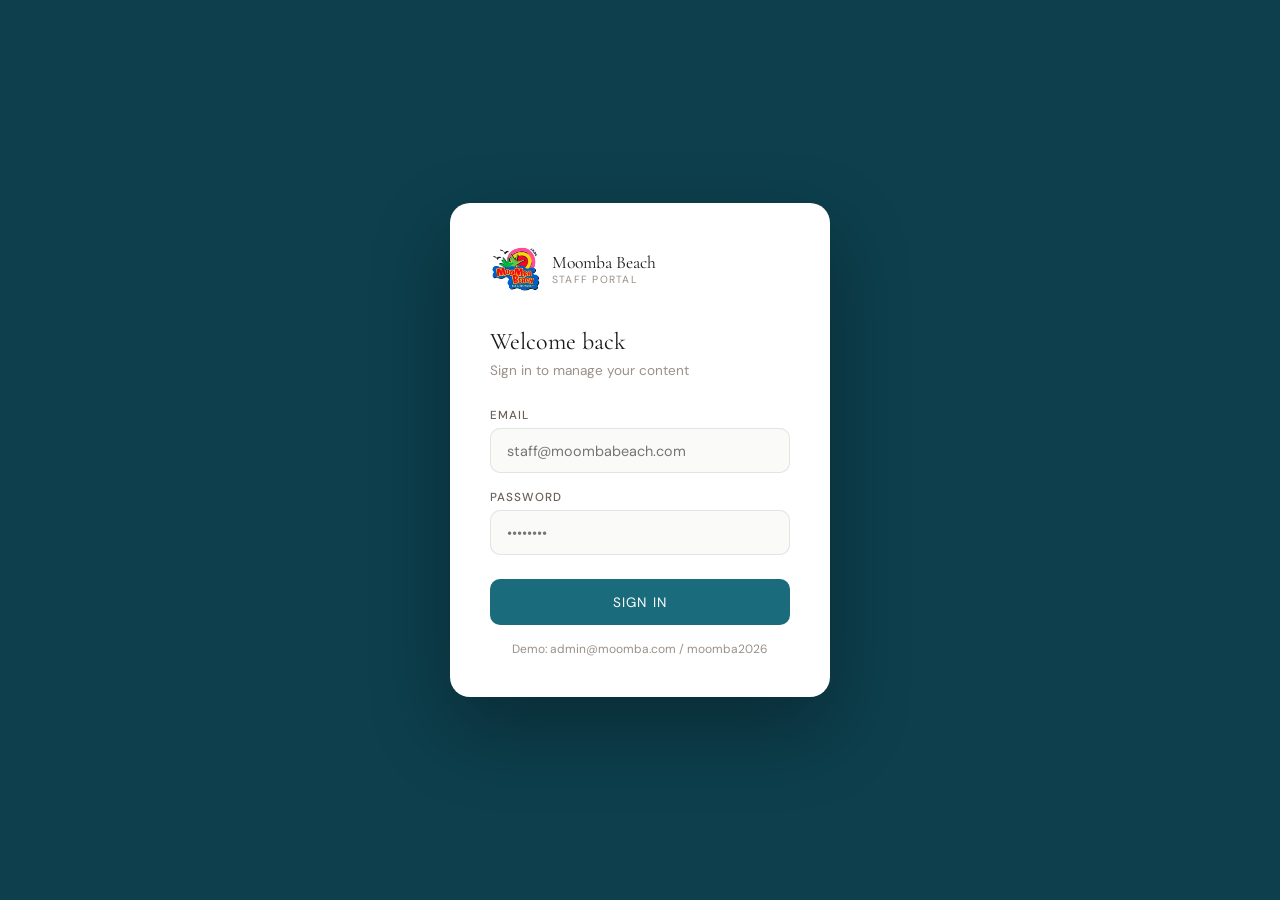
<file: mnt/user-data/outputs/moomba-final/admin/index.html>
<!DOCTYPE html>
<html lang="en">
<head>
<meta charset="UTF-8">
<meta name="viewport" content="width=device-width, initial-scale=1.0">
<meta name="robots" content="noindex, nofollow">

<!-- FAVICONS -->
<link rel="icon" type="image/x-icon"             href="../assets/favicon.ico">
<link rel="icon" type="image/png" sizes="16x16"  href="../assets/favicon-16x16.png">
<link rel="icon" type="image/png" sizes="32x32"  href="../assets/favicon-32x32.png">
<link rel="apple-touch-icon" sizes="180x180"      href="../assets/apple-touch-icon.png">
<link rel="manifest"                              href="../site.webmanifest">
<meta name="theme-color"                         content="#0D3F4D">
<title>Moomba Admin — Staff Dashboard</title>
<link rel="preconnect" href="https://fonts.googleapis.com">
<link rel="preconnect" href="https://fonts.gstatic.com" crossorigin>
<link href="https://fonts.googleapis.com/css2?family=Cormorant+Garamond:ital,wght@0,400;0,600;1,400&family=DM+Sans:opsz,wght@9..40,300;9..40,400;9..40,500&display=swap" rel="stylesheet">
<style>
/* ── ADMIN TOKENS ── */
:root {
  --ocean:#1A6B7C; --ocean-deep:#0D3F4D; --ocean-light:#E8F4F7;
  --coral:#D9543A; --coral-light:#FEF2EF;
  --gold:#C4913E; --gold-light:#FDF6E8;
  --green:#059669; --green-light:#ECFDF5;
  --charcoal:#1B1B19; --ink:#2E2D2A;
  --warm-gray:#6A6159; --muted:#9A9088;
  --bg:#F7F4EE; --surface:#FFFFFF;
  --border:rgba(28,28,26,0.1); --border-md:rgba(28,28,26,0.18);
  --sidebar-w:260px;
  --ease:cubic-bezier(0.4,0,0.2,1);
}
*,*::before,*::after{box-sizing:border-box;margin:0;padding:0}
html{font-size:16px}
body{font-family:'DM Sans',system-ui,sans-serif;background:var(--bg);color:var(--charcoal);display:flex;min-height:100vh;overflow-x:hidden;-webkit-font-smoothing:antialiased}
h1,h2,h3{font-family:'Cormorant Garamond',serif;font-weight:400}
img{display:block;max-width:100%}
a{color:inherit;text-decoration:none}
button,input,select,textarea{font-family:inherit}
ul{list-style:none}

/* ── LOGIN SCREEN ── */
.login-screen{display:flex;align-items:center;justify-content:center;min-height:100vh;width:100%;background:var(--ocean-deep);position:fixed;inset:0;z-index:1000;transition:opacity .4s,visibility .4s}
.login-screen.hidden{opacity:0;visibility:hidden;pointer-events:none}
.login-box{background:#fff;border-radius:20px;padding:2.5rem;width:100%;max-width:380px;box-shadow:0 32px 80px rgba(0,0,0,.3)}
.login-logo{display:flex;align-items:center;gap:10px;margin-bottom:2rem}
.login-logo-ring{width:42px;height:42px;background:var(--ocean);border-radius:50%;display:flex;align-items:center;justify-content:center;font-family:'Cormorant Garamond',serif;font-size:19px;color:#fff;flex-shrink:0}
.login-logo-text{font-family:'Cormorant Garamond',serif;font-size:1.15rem;line-height:1.2}
.login-logo-sub{font-size:.65rem;letter-spacing:.12em;text-transform:uppercase;color:var(--muted);display:block}
.login-title{font-size:1.5rem;color:var(--charcoal);margin-bottom:.4rem}
.login-sub{font-size:.85rem;color:var(--muted);margin-bottom:1.75rem}
.l-group{margin-bottom:1rem}
.l-label{display:block;font-size:.73rem;letter-spacing:.08em;text-transform:uppercase;color:var(--warm-gray);margin-bottom:5px;font-weight:500}
.l-input{width:100%;padding:.78rem 1rem;border:1.5px solid var(--border);border-radius:10px;font-size:.9rem;color:var(--charcoal);background:#fafaf8;outline:none;transition:border-color .2s}
.l-input:focus{border-color:var(--ocean);background:#fff}
.login-btn{width:100%;padding:.9rem;background:var(--ocean);color:#fff;border:none;border-radius:10px;font-size:.85rem;letter-spacing:.08em;text-transform:uppercase;cursor:pointer;transition:background .2s;margin-top:.5rem}
.login-btn:hover{background:var(--ocean-deep)}
.login-err{color:var(--coral);font-size:.82rem;margin-top:.6rem;display:none}
.login-hint{font-size:.75rem;color:var(--muted);text-align:center;margin-top:1rem}

/* ── SIDEBAR ── */
.sidebar{width:var(--sidebar-w);background:var(--ocean-deep);color:#fff;display:flex;flex-direction:column;flex-shrink:0;position:fixed;top:0;left:0;bottom:0;z-index:100;transition:transform .35s var(--ease)}
.sidebar__logo{padding:1.5rem 1.5rem 1rem;border-bottom:1px solid rgba(255,255,255,.08);display:flex;align-items:center;gap:10px}
.sidebar__logo-ring{width:36px;height:36px;background:var(--ocean);border-radius:50%;display:flex;align-items:center;justify-content:center;font-family:'Cormorant Garamond',serif;font-size:16px;flex-shrink:0}
.sidebar__logo-text{font-family:'Cormorant Garamond',serif;font-size:1rem;line-height:1.2}
.sidebar__logo-sub{font-size:.6rem;letter-spacing:.12em;text-transform:uppercase;color:rgba(255,255,255,.45);display:block}
.sidebar__nav{padding:1rem 0;flex:1;overflow-y:auto}
.sidebar__section{padding:.4rem 1.5rem .15rem;font-size:.65rem;letter-spacing:.16em;text-transform:uppercase;color:rgba(255,255,255,.3);margin-top:.5rem}
.sidebar__link{display:flex;align-items:center;gap:10px;padding:.72rem 1.5rem;font-size:.83rem;color:rgba(255,255,255,.65);transition:all .2s;cursor:pointer;border:none;background:none;width:100%;text-align:left}
.sidebar__link:hover{color:#fff;background:rgba(255,255,255,.07)}
.sidebar__link.active{color:#fff;background:rgba(255,255,255,.12);border-right:2px solid var(--ocean-light)}
.sidebar__link svg{width:17px;height:17px;flex-shrink:0;opacity:.7}
.sidebar__link.active svg{opacity:1}
.sidebar__footer{padding:1.25rem 1.5rem;border-top:1px solid rgba(255,255,255,.08)}
.sidebar__logout{display:flex;align-items:center;gap:8px;font-size:.8rem;color:rgba(255,255,255,.45);cursor:pointer;background:none;border:none;transition:color .2s;width:100%}
.sidebar__logout:hover{color:#fff}

/* ── MAIN ── */
.main{margin-left:var(--sidebar-w);flex:1;display:flex;flex-direction:column;min-height:100vh}
.topbar{background:#fff;border-bottom:1px solid var(--border);padding:0 2rem;height:64px;display:flex;align-items:center;justify-content:space-between;position:sticky;top:0;z-index:50}
.topbar__title{font-size:1.1rem;font-weight:500;color:var(--charcoal)}
.topbar__right{display:flex;align-items:center;gap:1rem}
.topbar__badge{background:var(--ocean-light);color:var(--ocean);padding:.3rem .9rem;border-radius:100px;font-size:.75rem;font-weight:500}
.topbar__preview{display:inline-flex;align-items:center;gap:6px;font-size:.78rem;color:var(--ocean);border:1px solid var(--ocean);padding:.38rem .9rem;border-radius:100px;transition:all .2s}
.topbar__preview:hover{background:var(--ocean);color:#fff}
.content{padding:2rem;flex:1}

/* ── VIEWS ── */
.view{display:none}.view.active{display:block}

/* ── DASHBOARD ── */
.dash-grid{display:grid;grid-template-columns:repeat(4,1fr);gap:1.25rem;margin-bottom:2rem}
.stat-card{background:#fff;border:1px solid var(--border);border-radius:14px;padding:1.5rem;transition:box-shadow .2s}
.stat-card:hover{box-shadow:0 4px 20px rgba(28,28,26,.08)}
.stat-card__label{font-size:.72rem;letter-spacing:.1em;text-transform:uppercase;color:var(--muted);margin-bottom:.5rem}
.stat-card__val{font-family:'Cormorant Garamond',serif;font-size:2.4rem;font-weight:300;line-height:1;color:var(--charcoal)}
.stat-card__sub{font-size:.77rem;color:var(--muted);margin-top:.35rem}
.stat-card--ocean .stat-card__val{color:var(--ocean)}
.stat-card--coral .stat-card__val{color:var(--coral)}
.stat-card--gold .stat-card__val{color:var(--gold)}
.stat-card--green .stat-card__val{color:var(--green)}

.dash-row{display:grid;grid-template-columns:1.6fr 1fr;gap:1.25rem}
.panel{background:#fff;border:1px solid var(--border);border-radius:14px;padding:1.5rem}
.panel__head{display:flex;align-items:center;justify-content:space-between;margin-bottom:1.25rem}
.panel__title{font-size:.9rem;font-weight:500;color:var(--charcoal)}

/* ── TABLES ── */
.data-table{width:100%;border-collapse:collapse;font-size:.85rem}
.data-table th{text-align:left;padding:.6rem 1rem;font-size:.7rem;letter-spacing:.1em;text-transform:uppercase;color:var(--muted);border-bottom:1px solid var(--border);font-weight:500}
.data-table td{padding:.85rem 1rem;border-bottom:1px solid var(--border);color:var(--charcoal);vertical-align:middle}
.data-table tr:last-child td{border-bottom:none}
.data-table tr:hover td{background:var(--bg)}

/* ── BADGES ── */
.badge{display:inline-flex;align-items:center;gap:4px;padding:.25rem .7rem;border-radius:100px;font-size:.72rem;font-weight:500}
.badge--active{background:var(--green-light);color:var(--green)}
.badge--draft{background:#F3F4F6;color:var(--muted)}
.badge--upcoming{background:var(--ocean-light);color:var(--ocean)}
.badge--featured{background:var(--gold-light);color:var(--gold)}
.badge-dot{width:5px;height:5px;border-radius:50%;background:currentColor}

/* ── SECTION TOOLBAR ── */
.section-toolbar{display:flex;align-items:center;justify-content:space-between;margin-bottom:1.5rem;flex-wrap:wrap;gap:1rem}
.section-toolbar__left{display:flex;align-items:center;gap:1rem;flex-wrap:wrap}

/* ── SEARCH ── */
.search-input{padding:.6rem 1rem;border:1.5px solid var(--border);border-radius:100px;font-size:.84rem;color:var(--charcoal);background:#fff;outline:none;transition:border-color .2s;min-width:220px}
.search-input:focus{border-color:var(--ocean)}

/* ── FILTER PILLS ── */
.filter-pills{display:flex;gap:.4rem;flex-wrap:wrap}
.filter-pill{padding:.35rem .9rem;border-radius:100px;font-size:.75rem;border:1px solid var(--border);background:#fff;color:var(--muted);cursor:pointer;transition:all .2s}
.filter-pill.active,.filter-pill:hover{border-color:var(--ocean);background:var(--ocean);color:#fff}

/* ── CARD GRID ── */
.card-grid{display:grid;grid-template-columns:repeat(auto-fill,minmax(300px,1fr));gap:1.25rem}
.item-card{background:#fff;border:1px solid var(--border);border-radius:14px;overflow:hidden;transition:box-shadow .2s,transform .2s}
.item-card:hover{box-shadow:0 6px 24px rgba(28,28,26,.08);transform:translateY(-2px)}
.item-card__img{width:100%;height:160px;object-fit:cover;background:var(--bg)}
.item-card__img-placeholder{width:100%;height:160px;background:linear-gradient(135deg,var(--ocean-light) 0%,#D4EDF1 100%);display:flex;align-items:center;justify-content:center;font-size:2.5rem}
.item-card__body{padding:1.1rem 1.2rem}
.item-card__meta{display:flex;align-items:center;justify-content:space-between;margin-bottom:.4rem}
.item-card__title{font-size:.95rem;font-weight:500;color:var(--charcoal);margin-bottom:.25rem;line-height:1.35}
.item-card__sub{font-size:.79rem;color:var(--muted)}
.item-card__actions{display:flex;align-items:center;gap:.5rem;padding:.85rem 1.2rem;border-top:1px solid var(--border);background:var(--bg)}

/* ── FORM MODAL ── */
.modal-backdrop{display:none;position:fixed;inset:0;background:rgba(0,0,0,.45);z-index:500;align-items:center;justify-content:center;padding:1.5rem}
.modal-backdrop.open{display:flex}
.modal{background:#fff;border-radius:18px;width:100%;max-width:580px;max-height:90vh;overflow-y:auto;box-shadow:0 32px 80px rgba(0,0,0,.2);animation:modalIn .28s var(--ease)}
@keyframes modalIn{from{opacity:0;transform:scale(.96) translateY(10px)}to{opacity:1;transform:none}}
.modal__head{display:flex;align-items:center;justify-content:space-between;padding:1.5rem 1.75rem;border-bottom:1px solid var(--border);position:sticky;top:0;background:#fff;z-index:1}
.modal__title{font-size:1.2rem;color:var(--charcoal)}
.modal__close{background:none;border:1px solid var(--border);width:36px;height:36px;border-radius:50%;display:flex;align-items:center;justify-content:center;cursor:pointer;font-size:1.1rem;color:var(--muted);transition:all .2s}
.modal__close:hover{background:var(--bg);color:var(--charcoal)}
.modal__body{padding:1.75rem}
.modal__footer{display:flex;gap:.75rem;justify-content:flex-end;padding:1.25rem 1.75rem;border-top:1px solid var(--border)}

/* ── FORM ELEMENTS ── */
.f-group{margin-bottom:1.15rem}
.f-row{display:grid;grid-template-columns:1fr 1fr;gap:1rem}
.f-label{display:block;font-size:.72rem;letter-spacing:.08em;text-transform:uppercase;color:var(--warm-gray);margin-bottom:5px;font-weight:500}
.f-input,.f-select,.f-textarea{width:100%;padding:.74rem 1rem;border:1.5px solid var(--border);border-radius:10px;font-size:.88rem;color:var(--charcoal);background:#fafaf8;outline:none;transition:border-color .2s,background .2s}
.f-input:focus,.f-select:focus,.f-textarea:focus{border-color:var(--ocean);background:#fff;box-shadow:0 0 0 3px rgba(26,107,124,.08)}
.f-textarea{resize:vertical;min-height:90px;line-height:1.6}
.f-select{appearance:none;background-image:url("data:image/svg+xml,%3Csvg xmlns='http://www.w3.org/2000/svg' width='16' height='16' viewBox='0 0 24 24' fill='none' stroke='%236A6159' stroke-width='2'%3E%3Cpolyline points='6 9 12 15 18 9'/%3E%3C/svg%3E");background-repeat:no-repeat;background-position:right 12px center;padding-right:2.5rem}
.f-hint{font-size:.76rem;color:var(--muted);margin-top:4px}
.f-upload{border:2px dashed var(--border);border-radius:10px;padding:1.5rem;text-align:center;cursor:pointer;transition:border-color .2s,background .2s}
.f-upload:hover{border-color:var(--ocean);background:var(--ocean-light)}
.f-upload input{display:none}
.f-upload__icon{font-size:1.75rem;margin-bottom:.5rem}
.f-upload__text{font-size:.83rem;color:var(--muted)}
.f-upload__text strong{color:var(--ocean)}
.f-toggle{display:flex;align-items:center;gap:.75rem}
.toggle-switch{position:relative;width:44px;height:24px;flex-shrink:0}
.toggle-switch input{opacity:0;width:0;height:0;position:absolute}
.toggle-track{position:absolute;inset:0;background:#D1D5DB;border-radius:100px;cursor:pointer;transition:background .22s}
.toggle-thumb{position:absolute;top:3px;left:3px;width:18px;height:18px;background:#fff;border-radius:50%;transition:transform .22s;box-shadow:0 1px 4px rgba(0,0,0,.2)}
.toggle-switch input:checked ~ .toggle-track{background:var(--ocean)}
.toggle-switch input:checked ~ .toggle-track .toggle-thumb{transform:translateX(20px)}
.toggle-label{font-size:.85rem;color:var(--charcoal)}

/* ── ACTION BUTTONS ── */
.btn{display:inline-flex;align-items:center;gap:7px;padding:.65rem 1.25rem;border-radius:100px;font-size:.78rem;letter-spacing:.08em;text-transform:uppercase;font-weight:400;transition:all .22s;border:none;cursor:pointer;white-space:nowrap;font-family:inherit;line-height:1}
.btn svg{width:14px;height:14px;flex-shrink:0}
.btn--primary{background:var(--ocean);color:#fff}.btn--primary:hover{background:var(--ocean-deep)}
.btn--coral{background:var(--coral);color:#fff}.btn--coral:hover{background:#B83D26}
.btn--ghost{background:transparent;color:var(--ocean);border:1.5px solid var(--ocean)}.btn--ghost:hover{background:var(--ocean);color:#fff}
.btn--outline{background:#fff;color:var(--charcoal);border:1.5px solid var(--border)}.btn--outline:hover{border-color:var(--charcoal)}
.btn--danger{background:#FEF2F2;color:#DC2626;border:1.5px solid #FECACA}.btn--danger:hover{background:#DC2626;color:#fff;border-color:#DC2626}
.btn--sm{padding:.44rem .9rem;font-size:.72rem}
.btn--icon{width:32px;height:32px;padding:0;justify-content:center;border-radius:8px}

/* ── IMAGE UPLOAD PREVIEW ── */
.img-preview{width:100%;height:140px;object-fit:cover;border-radius:8px;margin-top:.75rem;display:none}
.img-preview.show{display:block}

/* ── GALLERY GRID (admin) ── */
.gallery-admin-grid{display:grid;grid-template-columns:repeat(auto-fill,minmax(180px,1fr));gap:.75rem}
.gallery-thumb{position:relative;border-radius:10px;overflow:hidden;aspect-ratio:1;background:var(--bg)}
.gallery-thumb img{width:100%;height:100%;object-fit:cover}
.gallery-thumb__overlay{position:absolute;inset:0;background:rgba(0,0,0,.5);opacity:0;transition:opacity .2s;display:flex;align-items:center;justify-content:center;gap:.5rem}
.gallery-thumb:hover .gallery-thumb__overlay{opacity:1}
.gallery-thumb__del{background:var(--coral);color:#fff;width:34px;height:34px;border-radius:50%;border:none;display:flex;align-items:center;justify-content:center;cursor:pointer;font-size:.9rem}

/* ── TOAST ── */
.toast{position:fixed;bottom:2rem;right:2rem;background:var(--charcoal);color:#fff;padding:.85rem 1.4rem;border-radius:12px;font-size:.84rem;box-shadow:0 8px 24px rgba(0,0,0,.2);z-index:9999;transform:translateY(20px);opacity:0;transition:all .3s var(--ease);pointer-events:none}
.toast.show{transform:none;opacity:1}
.toast--success{background:var(--green)}
.toast--error{background:var(--coral)}

/* ── EMPTY STATE ── */
.empty-state{text-align:center;padding:4rem 2rem;color:var(--muted)}
.empty-state__icon{font-size:3rem;margin-bottom:1rem}
.empty-state__title{font-size:1rem;font-weight:500;color:var(--warm-gray);margin-bottom:.4rem}
.empty-state__text{font-size:.84rem}

/* ── PERF CHECKLIST ── */
.checklist{display:flex;flex-direction:column;gap:.75rem}
.check-item{display:flex;align-items:flex-start;gap:.85rem;padding:1rem 1.25rem;background:var(--bg);border-radius:10px;border:1px solid var(--border)}
.check-icon{width:28px;height:28px;border-radius:50%;display:flex;align-items:center;justify-content:center;flex-shrink:0;font-size:.85rem}
.check-icon--pass{background:var(--green-light);color:var(--green)}
.check-icon--warn{background:var(--gold-light);color:var(--gold)}
.check-icon--fail{background:var(--coral-light);color:var(--coral)}
.check-title{font-size:.87rem;font-weight:500;color:var(--charcoal);display:block;margin-bottom:2px}
.check-sub{font-size:.78rem;color:var(--muted)}

/* ── RESPONSIVE (admin) ── */
@media(max-width:1100px){.dash-grid{grid-template-columns:1fr 1fr}.dash-row{grid-template-columns:1fr}}
@media(max-width:900px){
  .sidebar{transform:translateX(-100%)}
  .sidebar.open{transform:none}
  .main{margin-left:0}
  .topbar__menu-btn{display:flex!important}
  .dash-grid{grid-template-columns:1fr 1fr}
}
@media(max-width:600px){.dash-grid{grid-template-columns:1fr}.f-row{grid-template-columns:1fr}.card-grid{grid-template-columns:1fr}}

.topbar__menu-btn{display:none;background:none;border:none;cursor:pointer;padding:4px;color:var(--charcoal)}
</style>
</head>
<body>

<!-- ═══ LOGIN ═══ -->
<div class="login-screen" id="login-screen">
  <div class="login-box">
    <div class="login-logo">
      <img src="[data-uri]" alt="Moomba Beach" style="height:52px;width:auto">
      <div>
        <span style="font-family:'Cormorant Garamond',serif;font-size:1.1rem;display:block">Moomba Beach</span>
        <span class="login-logo-sub">Staff Portal</span>
      </div>
    </div>
    <h2 class="login-title">Welcome back</h2>
    <p class="login-sub">Sign in to manage your content</p>
    <div class="l-group">
      <label class="l-label" for="l-email">Email</label>
      <input class="l-input" type="email" id="l-email" placeholder="staff@moombabeach.com" autocomplete="email">
    </div>
    <div class="l-group">
      <label class="l-label" for="l-pass">Password</label>
      <input class="l-input" type="password" id="l-pass" placeholder="••••••••" autocomplete="current-password">
    </div>
    <div class="login-err" id="login-err">Incorrect email or password. Try: admin@moomba.com / moomba2026</div>
    <button class="login-btn" onclick="doLogin()">Sign In</button>
    <p class="login-hint">Demo: admin@moomba.com / moomba2026</p>
  </div>
</div>

<!-- ═══ SIDEBAR ═══ -->
<aside class="sidebar" id="sidebar" role="navigation" aria-label="Admin navigation">
  <div class="sidebar__logo">
    <img src="[data-uri]" alt="Moomba Beach" style="height:42px;width:auto;border-radius:8px;background:#fff;padding:4px">
    <div>
      <span class="sidebar__logo-text">Moomba</span>
      <span class="sidebar__logo-sub">Admin Dashboard</span>
    </div>
  </div>
  <nav class="sidebar__nav">
    <div class="sidebar__section">Overview</div>
    <button class="sidebar__link active" onclick="showView('dashboard')">
      <svg viewBox="0 0 24 24" fill="none" stroke="currentColor" stroke-width="2"><rect x="3" y="3" width="7" height="7"/><rect x="14" y="3" width="7" height="7"/><rect x="14" y="14" width="7" height="7"/><rect x="3" y="14" width="7" height="7"/></svg>
      Dashboard
    </button>
    <div class="sidebar__section">Content</div>
    <button class="sidebar__link" onclick="showView('events')">
      <svg viewBox="0 0 24 24" fill="none" stroke="currentColor" stroke-width="2"><rect x="3" y="4" width="18" height="18" rx="2"/><line x1="16" y1="2" x2="16" y2="6"/><line x1="8" y1="2" x2="8" y2="6"/><line x1="3" y1="10" x2="21" y2="10"/></svg>
      Events
    </button>
    <button class="sidebar__link" onclick="showView('menu-mgr')">
      <svg viewBox="0 0 24 24" fill="none" stroke="currentColor" stroke-width="2"><path d="M3 3h18M3 9h18M3 15h18M3 21h18"/></svg>
      Menu Items
    </button>
    <button class="sidebar__link" onclick="showView('gallery-mgr')">
      <svg viewBox="0 0 24 24" fill="none" stroke="currentColor" stroke-width="2"><rect x="3" y="3" width="18" height="18" rx="2"/><circle cx="8.5" cy="8.5" r="1.5"/><polyline points="21 15 16 10 5 21"/></svg>
      Gallery
    </button>
    <button class="sidebar__link" onclick="showView('promotions')">
      <svg viewBox="0 0 24 24" fill="none" stroke="currentColor" stroke-width="2"><path d="M12 2l3.09 6.26L22 9.27l-5 4.87 1.18 6.88L12 17.77l-6.18 3.25L7 14.14 2 9.27l6.91-1.01L12 2z"/></svg>
      Promotions
    </button>
    <div class="sidebar__section">Site</div>
    <button class="sidebar__link" onclick="showView('hours')">
      <svg viewBox="0 0 24 24" fill="none" stroke="currentColor" stroke-width="2"><circle cx="12" cy="12" r="10"/><polyline points="12 6 12 12 16 14"/></svg>
      Opening Hours
    </button>
    <button class="sidebar__link" onclick="showView('contact-info')">
      <svg viewBox="0 0 24 24" fill="none" stroke="currentColor" stroke-width="2"><path d="M21 10c0 7-9 13-9 13s-9-6-9-13a9 9 0 0118 0z"/><circle cx="12" cy="10" r="3"/></svg>
      Contact Info
    </button>
    <button class="sidebar__link" onclick="showView('performance')">
      <svg viewBox="0 0 24 24" fill="none" stroke="currentColor" stroke-width="2"><polyline points="22 12 18 12 15 21 9 3 6 12 2 12"/></svg>
      Performance
    </button>
  </nav>
  <div class="sidebar__footer">
    <button class="sidebar__logout" onclick="doLogout()">
      <svg width="15" height="15" viewBox="0 0 24 24" fill="none" stroke="currentColor" stroke-width="2"><path d="M9 21H5a2 2 0 01-2-2V5a2 2 0 012-2h4M16 17l5-5-5-5M21 12H9"/></svg>
      Sign Out
    </button>
  </div>
</aside>

<!-- ═══ MAIN ═══ -->
<main class="main">
  <div class="topbar">
    <div style="display:flex;align-items:center;gap:1rem">
      <button class="topbar__menu-btn" onclick="toggleSidebar()" aria-label="Toggle sidebar">
        <svg width="22" height="22" viewBox="0 0 24 24" fill="none" stroke="currentColor" stroke-width="2"><line x1="3" y1="6" x2="21" y2="6"/><line x1="3" y1="12" x2="21" y2="12"/><line x1="3" y1="18" x2="21" y2="18"/></svg>
      </button>
      <span class="topbar__title" id="view-title">Dashboard</span>
    </div>
    <div class="topbar__right">
      <span class="topbar__badge">Staff</span>
      <a href="../index.html" target="_blank" class="topbar__preview">
        <svg width="13" height="13" viewBox="0 0 24 24" fill="none" stroke="currentColor" stroke-width="2"><path d="M18 13v6a2 2 0 01-2 2H5a2 2 0 01-2-2V8a2 2 0 012-2h6M15 3h6v6M10 14L21 3"/></svg>
        View Site
      </a>
    </div>
  </div>

  <div class="content">

    <!-- ══ DASHBOARD ══ -->
    <div class="view active" id="view-dashboard">
      <div class="dash-grid">
        <div class="stat-card stat-card--ocean"><div class="stat-card__label">Active Events</div><div class="stat-card__val" id="stat-events">0</div><div class="stat-card__sub">Upcoming this month</div></div>
        <div class="stat-card stat-card--coral"><div class="stat-card__label">Menu Items</div><div class="stat-card__val" id="stat-menu">0</div><div class="stat-card__sub">Across all categories</div></div>
        <div class="stat-card stat-card--gold"><div class="stat-card__label">Gallery Photos</div><div class="stat-card__val" id="stat-gallery">0</div><div class="stat-card__sub">Published images</div></div>
        <div class="stat-card stat-card--green"><div class="stat-card__label">Promotions</div><div class="stat-card__val" id="stat-promos">0</div><div class="stat-card__sub">Active now</div></div>
      </div>

      <div class="dash-row">
        <div class="panel">
          <div class="panel__head">
            <span class="panel__title">Recent Events</span>
            <button class="btn btn--ghost btn--sm" onclick="showView('events')">Manage</button>
          </div>
          <table class="data-table" id="dash-events-table">
            <thead><tr><th>Event Name</th><th>Date</th><th>Status</th></tr></thead>
            <tbody id="dash-events-body"></tbody>
          </table>
        </div>
        <div class="panel">
          <div class="panel__head"><span class="panel__title">Quick Actions</span></div>
          <div style="display:flex;flex-direction:column;gap:.65rem">
            <button class="btn btn--primary" style="justify-content:flex-start" onclick="showView('events');openEventModal()">
              <svg viewBox="0 0 24 24" fill="none" stroke="currentColor" stroke-width="2"><circle cx="12" cy="12" r="10"/><line x1="12" y1="8" x2="12" y2="16"/><line x1="8" y1="12" x2="16" y2="12"/></svg>
              Add New Event
            </button>
            <button class="btn btn--ghost" style="justify-content:flex-start" onclick="showView('menu-mgr');openMenuModal()">
              <svg viewBox="0 0 24 24" fill="none" stroke="currentColor" stroke-width="2"><circle cx="12" cy="12" r="10"/><line x1="12" y1="8" x2="12" y2="16"/><line x1="8" y1="12" x2="16" y2="12"/></svg>
              Add Menu Item
            </button>
            <button class="btn btn--outline" style="justify-content:flex-start" onclick="showView('gallery-mgr')">
              <svg viewBox="0 0 24 24" fill="none" stroke="currentColor" stroke-width="2"><circle cx="12" cy="12" r="10"/><line x1="12" y1="8" x2="12" y2="16"/><line x1="8" y1="12" x2="16" y2="12"/></svg>
              Upload Photos
            </button>
            <button class="btn btn--outline" style="justify-content:flex-start" onclick="showView('promotions');openPromoModal()">
              <svg viewBox="0 0 24 24" fill="none" stroke="currentColor" stroke-width="2"><circle cx="12" cy="12" r="10"/><line x1="12" y1="8" x2="12" y2="16"/><line x1="8" y1="12" x2="16" y2="12"/></svg>
              Post Promotion
            </button>
          </div>
        </div>
      </div>
    </div>

    <!-- ══ EVENTS ══ -->
    <div class="view" id="view-events">
      <div class="section-toolbar">
        <div class="section-toolbar__left">
          <input class="search-input" type="search" placeholder="Search events…" oninput="filterEvents(this.value)">
          <div class="filter-pills">
            <button class="filter-pill active" onclick="setFilter('events','all',this)">All</button>
            <button class="filter-pill" onclick="setFilter('events','upcoming',this)">Upcoming</button>
            <button class="filter-pill" onclick="setFilter('events','active',this)">Active</button>
            <button class="filter-pill" onclick="setFilter('events','draft',this)">Draft</button>
          </div>
        </div>
        <button class="btn btn--coral" onclick="openEventModal()">
          <svg viewBox="0 0 24 24" fill="none" stroke="currentColor" stroke-width="2"><line x1="12" y1="5" x2="12" y2="19"/><line x1="5" y1="12" x2="19" y2="12"/></svg>
          New Event
        </button>
      </div>
      <div class="card-grid" id="events-grid"></div>
    </div>

    <!-- ══ MENU MANAGER ══ -->
    <div class="view" id="view-menu-mgr">
      <div class="section-toolbar">
        <div class="section-toolbar__left">
          <input class="search-input" type="search" placeholder="Search menu items…" oninput="filterMenuItems(this.value)">
          <div class="filter-pills" id="menu-cat-filters">
            <button class="filter-pill active" onclick="setFilter('menu','all',this)">All</button>
            <button class="filter-pill" onclick="setFilter('menu','Cocktails',this)">Cocktails</button>
            <button class="filter-pill" onclick="setFilter('menu','Bar Food',this)">Bar Food</button>
            <button class="filter-pill" onclick="setFilter('menu','Specials',this)">Specials</button>
            <button class="filter-pill" onclick="setFilter('menu','Desserts',this)">Desserts</button>
          </div>
        </div>
        <button class="btn btn--coral" onclick="openMenuModal()">
          <svg viewBox="0 0 24 24" fill="none" stroke="currentColor" stroke-width="2"><line x1="12" y1="5" x2="12" y2="19"/><line x1="5" y1="12" x2="19" y2="12"/></svg>
          New Item
        </button>
      </div>
      <div id="menu-items-grid" class="card-grid"></div>
    </div>

    <!-- ══ GALLERY ══ -->
    <div class="view" id="view-gallery-mgr">
      <div class="section-toolbar">
        <div class="section-toolbar__left">
          <span style="font-size:.85rem;color:var(--muted)" id="gallery-count">0 photos</span>
        </div>
        <button class="btn btn--coral" onclick="document.getElementById('photo-upload').click()">
          <svg viewBox="0 0 24 24" fill="none" stroke="currentColor" stroke-width="2"><path d="M21 15v4a2 2 0 01-2 2H5a2 2 0 01-2-2v-4M17 8l-5-5-5 5M12 3v12"/></svg>
          Upload Photos
        </button>
        <input type="file" id="photo-upload" accept="image/*" multiple style="display:none" onchange="handlePhotoUpload(this)">
      </div>
      <div style="background:var(--ocean-light);border:2px dashed rgba(26,107,124,.35);border-radius:14px;padding:2rem;text-align:center;margin-bottom:1.5rem;cursor:pointer" onclick="document.getElementById('photo-upload').click()">
        <div style="font-size:2.5rem;margin-bottom:.5rem">📸</div>
        <p style="font-size:.88rem;color:var(--ocean);font-weight:500">Drop photos here or click to upload</p>
        <p style="font-size:.78rem;color:var(--muted);margin-top:.25rem">JPG, PNG, WebP · Max 5MB each · Multiple files supported</p>
        <p style="font-size:.74rem;color:var(--muted);margin-top:.25rem"><strong>Performance tip:</strong> Compress images before upload. Aim for &lt;200KB per image for fast mobile load.</p>
      </div>
      <div class="gallery-admin-grid" id="gallery-grid"></div>
    </div>

    <!-- ══ PROMOTIONS ══ -->
    <div class="view" id="view-promotions">
      <div class="section-toolbar">
        <div class="section-toolbar__left">
          <input class="search-input" type="search" placeholder="Search promotions…">
          <div class="filter-pills">
            <button class="filter-pill active" onclick="setFilter('promos','all',this)">All</button>
            <button class="filter-pill" onclick="setFilter('promos','active',this)">Active</button>
            <button class="filter-pill" onclick="setFilter('promos','scheduled',this)">Scheduled</button>
            <button class="filter-pill" onclick="setFilter('promos','expired',this)">Expired</button>
          </div>
        </div>
        <button class="btn btn--coral" onclick="openPromoModal()">
          <svg viewBox="0 0 24 24" fill="none" stroke="currentColor" stroke-width="2"><line x1="12" y1="5" x2="12" y2="19"/><line x1="5" y1="12" x2="19" y2="12"/></svg>
          New Promotion
        </button>
      </div>
      <div id="promos-grid" class="card-grid"></div>
    </div>

    <!-- ══ HOURS ══ -->
    <div class="view" id="view-hours">
      <div style="max-width:640px">
        <p style="font-size:.88rem;color:var(--muted);margin-bottom:2rem">Update your opening hours below. Changes are saved immediately and will reflect on the website.</p>
        <div class="panel">
          <div class="panel__head"><span class="panel__title">Bar Hours</span></div>
          <div id="hours-form"></div>
          <div style="margin-top:1.5rem;display:flex;gap:.75rem">
            <button class="btn btn--primary" onclick="saveHours()">Save Hours</button>
            <button class="btn btn--outline" onclick="resetHours()">Reset to Default</button>
          </div>
        </div>
        <div class="panel" style="margin-top:1.25rem">
          <div class="panel__head"><span class="panel__title">Kitchen Hours</span></div>
          <div class="f-row">
            <div class="f-group"><label class="f-label">Opens</label><input class="f-input" type="time" id="kitchen-open" value="11:00"></div>
            <div class="f-group"><label class="f-label">Closes</label><input class="f-input" type="time" id="kitchen-close" value="22:00"></div>
          </div>
          <p class="f-hint">Kitchen is open daily. Adjust times above for seasonal changes.</p>
        </div>
      </div>
    </div>

    <!-- ══ CONTACT INFO ══ -->
    <div class="view" id="view-contact-info">
      <div style="max-width:640px">
        <div class="panel">
          <div class="panel__head"><span class="panel__title">Contact Details</span></div>
          <div class="f-group"><label class="f-label">Phone Number</label><input class="f-input" type="tel" id="ci-phone" value="(+297) 586-5365"></div>
          <div class="f-group"><label class="f-label">Email Address</label><input class="f-input" type="email" id="ci-email" value="moombabeachbar@arubawineanddine.com"></div>
          <div class="f-group"><label class="f-label">Address / Location Description</label><input class="f-input" type="text" id="ci-address" value="Palm Beach, between Marriott and Holiday Inn, Noord, Aruba"></div>
          <div class="f-group"><label class="f-label">Google Maps Link</label><input class="f-input" type="url" id="ci-maps" value="https://maps.google.com/?q=12.577453,-70.044777"></div>
          <div style="margin-top:1.5rem"><button class="btn btn--primary" onclick="saveContactInfo()">Save Contact Info</button></div>
        </div>
        <div class="panel" style="margin-top:1.25rem">
          <div class="panel__head"><span class="panel__title">Social Media Links</span></div>
          <div class="f-group"><label class="f-label">Instagram URL</label><input class="f-input" type="url" id="ci-ig" value="https://www.instagram.com/moombabeacharuba/"></div>
          <div class="f-group"><label class="f-label">Facebook URL</label><input class="f-input" type="url" id="ci-fb" value="https://www.facebook.com/MoombaBeach"></div>
          <div class="f-group"><label class="f-label">TripAdvisor URL</label><input class="f-input" type="url" id="ci-ta" value="https://www.tripadvisor.com/Restaurant_Review-g488162-d736893-Reviews-Moomba_Beach_Bar_Restaurant-Noord_Aruba.html"></div>
          <div style="margin-top:1.5rem"><button class="btn btn--primary" onclick="saveContactInfo()">Save Social Links</button></div>
        </div>
      </div>
    </div>

    <!-- ══ PERFORMANCE ══ -->
    <div class="view" id="view-performance">
      <div style="max-width:800px">
        <p style="font-size:.9rem;color:var(--muted);margin-bottom:2rem">Performance checklist for your developer or hosting team. These optimizations directly improve Lighthouse scores and mobile load times — critical for tourism visitors on mobile data.</p>
        <div style="display:grid;grid-template-columns:1fr 1fr;gap:1.25rem;margin-bottom:2rem">
          <div class="stat-card stat-card--green"><div class="stat-card__label">Target Lighthouse</div><div class="stat-card__val">90+</div><div class="stat-card__sub">Mobile performance score</div></div>
          <div class="stat-card stat-card--ocean"><div class="stat-card__label">Target Load Time</div><div class="stat-card__val">&lt;2s</div><div class="stat-card__sub">On 3G mobile connection</div></div>
        </div>

        <div class="panel" style="margin-bottom:1.25rem">
          <div class="panel__head"><span class="panel__title">Images &amp; Assets</span></div>
          <div class="checklist">
            <div class="check-item"><div class="check-icon check-icon--pass">✓</div><div><span class="check-title">Native lazy loading</span><span class="check-sub">All images use loading="lazy" + explicit width/height to prevent CLS. Already implemented in this build.</span></div></div>
            <div class="check-item"><div class="check-icon check-icon--warn">!</div><div><span class="check-title">Image compression</span><span class="check-sub">Run all uploaded photos through <strong>Squoosh.app</strong> or <strong>TinyPNG</strong> before uploading. Target: &lt;200KB per image, use WebP format where possible.</span></div></div>
            <div class="check-item"><div class="check-icon check-icon--warn">!</div><div><span class="check-title">CDN for static assets</span><span class="check-sub">Serve CSS/JS/images via Cloudflare CDN. Add "Cache-Control: max-age=31536000, immutable" for hashed asset filenames.</span></div></div>
            <div class="check-item"><div class="check-icon check-icon--pass">✓</div><div><span class="check-title">Responsive images</span><span class="check-sub">All images have explicit width/height attributes. Add srcset with 2x versions for hero images when deploying.</span></div></div>
          </div>
        </div>

        <div class="panel" style="margin-bottom:1.25rem">
          <div class="panel__head"><span class="panel__title">Fonts &amp; CSS</span></div>
          <div class="checklist">
            <div class="check-item"><div class="check-icon check-icon--pass">✓</div><div><span class="check-title">Font display: swap</span><span class="check-sub">Google Fonts loaded with display=swap — text shows immediately in system font while custom fonts load.</span></div></div>
            <div class="check-item"><div class="check-icon check-icon--pass">✓</div><div><span class="check-title">Preconnect to font origins</span><span class="check-sub">fonts.googleapis.com and fonts.gstatic.com preconnected in &lt;head&gt;. Eliminates DNS lookup delay.</span></div></div>
            <div class="check-item"><div class="check-icon check-icon--warn">!</div><div><span class="check-title">Critical CSS inlining</span><span class="check-sub">For production: inline above-the-fold CSS (nav, hero) into a &lt;style&gt; tag per page, then load the rest async. Eliminates render-blocking CSS.</span></div></div>
            <div class="check-item"><div class="check-icon check-icon--warn">!</div><div><span class="check-title">CSS/JS minification</span><span class="check-sub">Run style.css and main.js through a minifier (eg. esbuild, Vite, or online tools). Reduces file size by ~40%.</span></div></div>
          </div>
        </div>

        <div class="panel" style="margin-bottom:1.25rem">
          <div class="panel__head"><span class="panel__title">Server &amp; Hosting</span></div>
          <div class="checklist">
            <div class="check-item"><div class="check-icon check-icon--warn">!</div><div><span class="check-title">Gzip / Brotli compression</span><span class="check-sub">Enable in your server config (Nginx: gzip on; brotli on;). Reduces HTML/CSS/JS transfer size by 60–80%.</span></div></div>
            <div class="check-item"><div class="check-icon check-icon--warn">!</div><div><span class="check-title">HTTP/2 or HTTP/3</span><span class="check-sub">Enable on your hosting platform. Allows multiplexed asset loading — critical on mobile where TCP connections are expensive.</span></div></div>
            <div class="check-item"><div class="check-icon check-icon--fail">✗</div><div><span class="check-title">Preload hero image</span><span class="check-sub">Add &lt;link rel="preload" as="image" href="hero-image.jpg"&gt; in &lt;head&gt; on index.html to improve LCP score.</span></div></div>
            <div class="check-item"><div class="check-icon check-icon--warn">!</div><div><span class="check-title">Service Worker (offline)</span><span class="check-sub">Add a simple service worker to cache the site shell. Tourists often have spotty mobile data — this keeps the site usable.</span></div></div>
          </div>
        </div>

        <div class="panel">
          <div class="panel__head"><span class="panel__title">SEO &amp; Discoverability</span></div>
          <div class="checklist">
            <div class="check-item"><div class="check-icon check-icon--pass">✓</div><div><span class="check-title">Schema.org structured data</span><span class="check-sub">BarOrPub JSON-LD schema on homepage with hours, geo-coordinates, cuisine, and social links.</span></div></div>
            <div class="check-item"><div class="check-icon check-icon--pass">✓</div><div><span class="check-title">Open Graph &amp; Twitter cards</span><span class="check-sub">All pages have OG meta tags for rich social sharing previews.</span></div></div>
            <div class="check-item"><div class="check-icon check-icon--pass">✓</div><div><span class="check-title">Semantic HTML &amp; ARIA</span><span class="check-sub">Correct landmark roles, aria-labels, and heading hierarchy throughout.</span></div></div>
            <div class="check-item"><div class="check-icon check-icon--warn">!</div><div><span class="check-title">Google Search Console</span><span class="check-sub">Submit sitemap.xml to Google Search Console. Monitor Core Web Vitals reports monthly.</span></div></div>
            <div class="check-item"><div class="check-icon check-icon--warn">!</div><div><span class="check-title">Sitemap.xml</span><span class="check-sub">Generate and submit a sitemap listing all pages. Use a free tool like xml-sitemaps.com.</span></div></div>
          </div>
        </div>
      </div>
    </div>

  </div><!-- /content -->
</main>

<!-- ═══ MODALS ═══ -->

<!-- Event Modal -->
<div class="modal-backdrop" id="event-modal">
  <div class="modal">
    <div class="modal__head">
      <h3 class="modal__title" id="event-modal-title">New Event</h3>
      <button class="modal__close" onclick="closeModal('event-modal')">✕</button>
    </div>
    <div class="modal__body">
      <input type="hidden" id="event-edit-id">
      <div class="f-group"><label class="f-label">Event Name *</label><input class="f-input" id="ev-name" placeholder="e.g. Girls Gone Wild Party" required></div>
      <div class="f-row">
        <div class="f-group"><label class="f-label">Date *</label><input class="f-input" id="ev-date" type="date" required></div>
        <div class="f-group"><label class="f-label">Status</label>
          <select class="f-select" id="ev-status">
            <option value="upcoming">Upcoming</option>
            <option value="active">Active / Running</option>
            <option value="draft">Draft</option>
            <option value="featured">Featured</option>
          </select>
        </div>
      </div>
      <div class="f-row">
        <div class="f-group"><label class="f-label">Start Time</label><input class="f-input" id="ev-start" type="time" value="21:00"></div>
        <div class="f-group"><label class="f-label">End Time</label><input class="f-input" id="ev-end" type="time" value="02:00"></div>
      </div>
      <div class="f-group"><label class="f-label">Short Description *</label><textarea class="f-textarea" id="ev-desc" placeholder="What makes this event special? 1–3 sentences."></textarea></div>
      <div class="f-group">
        <label class="f-label">Event Image URL</label>
        <input class="f-input" id="ev-img" type="url" placeholder="https://...image.jpg" oninput="previewImg('ev-img','ev-img-preview')">
        <img id="ev-img-preview" class="img-preview">
        <p class="f-hint">Paste a direct image URL, or upload to your CDN first. Recommended: 550×412px</p>
      </div>
      <div class="f-toggle">
        <label class="toggle-switch">
          <input type="checkbox" id="ev-featured" onchange="document.querySelector('.toggle-track .toggle-thumb').style.transform = this.checked ? 'translateX(20px)' : ''">
          <div class="toggle-track"><div class="toggle-thumb"></div></div>
        </label>
        <span class="toggle-label">Show on homepage events preview</span>
      </div>
    </div>
    <div class="modal__footer">
      <button class="btn btn--outline" onclick="closeModal('event-modal')">Cancel</button>
      <button class="btn btn--coral" onclick="saveEvent()">Save Event</button>
    </div>
  </div>
</div>

<!-- Menu Item Modal -->
<div class="modal-backdrop" id="menu-modal">
  <div class="modal">
    <div class="modal__head">
      <h3 class="modal__title" id="menu-modal-title">New Menu Item</h3>
      <button class="modal__close" onclick="closeModal('menu-modal')">✕</button>
    </div>
    <div class="modal__body">
      <input type="hidden" id="menu-edit-id">
      <div class="f-row">
        <div class="f-group"><label class="f-label">Item Name *</label><input class="f-input" id="mi-name" placeholder="e.g. Fish Tacos" required></div>
        <div class="f-group"><label class="f-label">Price *</label><input class="f-input" id="mi-price" placeholder="e.g. $16 or Market" required></div>
      </div>
      <div class="f-row">
        <div class="f-group"><label class="f-label">Category *</label>
          <select class="f-select" id="mi-cat">
            <option value="Cocktails">Cocktails &amp; Drinks</option>
            <option value="Bar Food">Bar Food</option>
            <option value="Specials">Specials</option>
            <option value="Desserts">Desserts</option>
          </select>
        </div>
        <div class="f-group"><label class="f-label">Tag Label</label><input class="f-input" id="mi-tag" placeholder="e.g. Chef's Pick, Vegan, Popular"></div>
      </div>
      <div class="f-group"><label class="f-label">Description *</label><textarea class="f-textarea" id="mi-desc" placeholder="Describe the dish — ingredients, preparation, flavour profile…"></textarea></div>
      <div class="f-toggle" style="margin-top:.5rem">
        <label class="toggle-switch">
          <input type="checkbox" id="mi-active" checked>
          <div class="toggle-track"><div class="toggle-thumb" style="transform:translateX(20px)"></div></div>
        </label>
        <span class="toggle-label">Available / Visible on menu</span>
      </div>
    </div>
    <div class="modal__footer">
      <button class="btn btn--outline" onclick="closeModal('menu-modal')">Cancel</button>
      <button class="btn btn--coral" onclick="saveMenuItem()">Save Item</button>
    </div>
  </div>
</div>

<!-- Promo Modal -->
<div class="modal-backdrop" id="promo-modal">
  <div class="modal">
    <div class="modal__head">
      <h3 class="modal__title">New Promotion</h3>
      <button class="modal__close" onclick="closeModal('promo-modal')">✕</button>
    </div>
    <div class="modal__body">
      <input type="hidden" id="promo-edit-id">
      <div class="f-group"><label class="f-label">Promotion Title *</label><input class="f-input" id="pr-title" placeholder="e.g. Happy Hour 2-for-1" required></div>
      <div class="f-row">
        <div class="f-group"><label class="f-label">Start Date</label><input class="f-input" id="pr-start" type="date"></div>
        <div class="f-group"><label class="f-label">End Date</label><input class="f-input" id="pr-end" type="date"></div>
      </div>
      <div class="f-group"><label class="f-label">Type</label>
        <select class="f-select" id="pr-type">
          <option value="Happy Hour">Happy Hour</option>
          <option value="Weekend">Weekend Special</option>
          <option value="Seasonal">Seasonal</option>
          <option value="Event">Event Promo</option>
          <option value="Custom">Custom</option>
        </select>
      </div>
      <div class="f-group"><label class="f-label">Description *</label><textarea class="f-textarea" id="pr-desc" placeholder="What's included in the promotion? Terms, times, applicable items…"></textarea></div>
      <div class="f-toggle">
        <label class="toggle-switch">
          <input type="checkbox" id="pr-active" checked>
          <div class="toggle-track"><div class="toggle-thumb" style="transform:translateX(20px)"></div></div>
        </label>
        <span class="toggle-label">Active — show on website</span>
      </div>
    </div>
    <div class="modal__footer">
      <button class="btn btn--outline" onclick="closeModal('promo-modal')">Cancel</button>
      <button class="btn btn--coral" onclick="savePromo()">Save Promotion</button>
    </div>
  </div>
</div>

<!-- TOAST -->
<div class="toast" id="toast"></div>

<script>
'use strict';

/* ══════════════════════════════════════════
   DATA STORE — localStorage persistence
   ══════════════════════════════════════════ */
const DB = {
  get(key) { try { return JSON.parse(localStorage.getItem('moomba_'+key)) || []; } catch { return []; } },
  set(key, val) { localStorage.setItem('moomba_'+key, JSON.stringify(val)); },
  getOne(key) { try { return JSON.parse(localStorage.getItem('moomba_s_'+key)) || {}; } catch { return {}; } },
  setOne(key, val) { localStorage.setItem('moomba_s_'+key, JSON.stringify(val)); }
};

/* Seed default data on first load */
function seedDefaults() {
  if (!localStorage.getItem('moomba_seeded')) {
    DB.set('events', [
      { id:1, name:'Girls Gone Wild Party', date:'2025-06-27', status:'upcoming', start:'21:00', end:'02:00', desc:'Saturday nights at Moomba get wild. Music, dancing, and beach party energy.', img:'https://www.moombabeach.com/storage/app/uploads/public/6a1/454/4f5/thumb_6106_550_412_0_0_crop.jpg', featured:true },
      { id:2, name:'Dress in White Party', date:'2025-06-26', status:'upcoming', start:'21:00', end:'02:00', desc:'White outfits and beach vibes for a Friday night to remember.', img:'https://www.moombabeach.com/storage/app/uploads/public/6a1/451/33c/thumb_6105_550_412_0_0_crop.jpg', featured:true },
      { id:3, name:'Neon Party — Bring the Glow', date:'2025-06-20', status:'upcoming', start:'21:00', end:'02:00', desc:'Saturday nights light up with color and nonstop energy.', img:'https://www.moombabeach.com/storage/app/uploads/public/6a1/44f/81b/thumb_6104_550_412_0_0_crop.jpg', featured:false },
      { id:4, name:'World Cup on the Beach', date:'2025-06-11', status:'active', start:'10:00', end:'22:00', desc:'Watch every World Cup match live with cold drinks and sand between your toes.', img:'https://www.moombabeach.com/storage/app/uploads/public/69e/267/150/thumb_6075_550_412_0_0_crop.jpg', featured:true }
    ]);
    DB.set('menu', [
      { id:1, name:'Moomba Sunset Punch', price:'$12', cat:'Cocktails', tag:'Signature', desc:'Passion fruit, mango, white rum, prosecco float.', active:true },
      { id:2, name:'Caribbean Mojito', price:'$10', cat:'Cocktails', tag:'Classic', desc:'Fresh mint, lime, Bacardí, cane sugar, crushed ice, soda.', active:true },
      { id:3, name:'Fish Tacos', price:'$16', cat:'Bar Food', tag:'Fan Favorite', desc:'Grilled mahi-mahi, avocado crema, pickled slaw, mango salsa.', active:true },
      { id:4, name:'Beach Burger', price:'$18', cat:'Bar Food', tag:'Classic', desc:'8oz Angus beef, cheddar, caramelized onion, brioche bun.', active:true },
      { id:5, name:'Happy Hour', price:'3–6 PM', cat:'Specials', tag:'Mon–Fri', desc:'2-for-1 on all classic cocktails and local beers.', active:true },
      { id:6, name:'Coconut Panna Cotta', price:'$9', cat:'Desserts', tag:"Chef's Pick", desc:"Creamy coconut panna cotta with mango coulis.", active:true }
    ]);
    DB.set('gallery', [
      'https://www.moombabeach.com/storage/app/uploads/public/691/b68/e71/thumb_5732_400_400_0_0_crop.jpg',
      'https://www.moombabeach.com/storage/app/uploads/public/691/b68/eb1/thumb_5733_400_400_0_0_crop.jpg',
      'https://www.moombabeach.com/storage/app/uploads/public/691/b68/f2b/thumb_5735_400_400_0_0_crop.jpg',
      'https://www.moombabeach.com/storage/app/uploads/public/691/b68/fc5/thumb_5736_400_400_0_0_crop.jpg',
      'https://www.moombabeach.com/storage/app/uploads/public/691/b68/ff1/thumb_5737_400_400_0_0_crop.jpg',
      'https://www.moombabeach.com/storage/app/uploads/public/691/b69/015/thumb_5738_400_400_0_0_crop.jpg'
    ]);
    DB.set('promos', [
      { id:1, title:'Happy Hour 2-for-1', start:'2025-01-01', end:'2025-12-31', type:'Happy Hour', desc:'2-for-1 on all classic cocktails and local beers Mon–Fri 3–6 PM.', active:true },
      { id:2, title:'Friday Lobster Night', start:'2025-01-01', end:'2025-12-31', type:'Weekend', desc:'Whole Caribbean lobster grilled over open flame every Friday. Limited seats.', active:true }
    ]);
    localStorage.setItem('moomba_seeded','1');
  }
}

/* ══════════════════════════════════════════
   AUTH
   ══════════════════════════════════════════ */
const CREDS = { email:'admin@moomba.com', pass:'moomba2026' };

function doLogin() {
  const email = document.getElementById('l-email').value.trim();
  const pass  = document.getElementById('l-pass').value;
  if (email === CREDS.email && pass === CREDS.pass) {
    sessionStorage.setItem('moomba_auth','1');
    document.getElementById('login-screen').classList.add('hidden');
    init();
  } else {
    document.getElementById('login-err').style.display='block';
  }
}
document.getElementById('l-pass').addEventListener('keydown', e => { if(e.key==='Enter') doLogin(); });

function doLogout() {
  sessionStorage.removeItem('moomba_auth');
  location.reload();
}

/* ══════════════════════════════════════════
   INIT
   ══════════════════════════════════════════ */
function init() {
  seedDefaults();
  renderDashboard();
  renderEvents();
  renderMenuItems();
  renderGallery();
  renderPromos();
  buildHoursForm();
}

// Auto-login if session exists
if (sessionStorage.getItem('moomba_auth')) {
  document.getElementById('login-screen').classList.add('hidden');
  init();
}

/* ══════════════════════════════════════════
   NAVIGATION
   ══════════════════════════════════════════ */
const VIEW_TITLES = { dashboard:'Dashboard', events:'Events', 'menu-mgr':'Menu Items', 'gallery-mgr':'Gallery', promotions:'Promotions', hours:'Opening Hours', 'contact-info':'Contact Info', performance:'Performance' };

function showView(id) {
  document.querySelectorAll('.view').forEach(v => v.classList.remove('active'));
  document.querySelectorAll('.sidebar__link').forEach(l => l.classList.remove('active'));
  document.getElementById('view-'+id)?.classList.add('active');
  document.querySelectorAll('.sidebar__link').forEach(l => { if(l.textContent.trim().toLowerCase().includes(VIEW_TITLES[id]?.toLowerCase().split(' ')[0])) l.classList.add('active'); });
  document.getElementById('view-title').textContent = VIEW_TITLES[id] || id;
  // Close mobile sidebar
  document.getElementById('sidebar')?.classList.remove('open');
}

function toggleSidebar() {
  document.getElementById('sidebar').classList.toggle('open');
}

/* ══════════════════════════════════════════
   DASHBOARD
   ══════════════════════════════════════════ */
function renderDashboard() {
  const events = DB.get('events');
  const menu   = DB.get('menu');
  const gallery= DB.get('gallery');
  const promos = DB.get('promos');
  document.getElementById('stat-events').textContent  = events.length;
  document.getElementById('stat-menu').textContent     = menu.length;
  document.getElementById('stat-gallery').textContent  = gallery.length;
  document.getElementById('stat-promos').textContent   = promos.filter(p=>p.active).length;

  const tbody = document.getElementById('dash-events-body');
  tbody.innerHTML = events.slice(0,5).map(e => `
    <tr>
      <td>${e.name}</td>
      <td>${formatDate(e.date)}</td>
      <td><span class="badge badge--${e.status}">${e.status}</span></td>
    </tr>`).join('') || '<tr><td colspan="3" style="color:var(--muted);text-align:center;padding:1.5rem">No events yet</td></tr>';
}

/* ══════════════════════════════════════════
   EVENTS
   ══════════════════════════════════════════ */
let evFilter = 'all';
function renderEvents(search='') {
  const events = DB.get('events').filter(e =>
    (evFilter==='all' || e.status===evFilter) &&
    (!search || e.name.toLowerCase().includes(search.toLowerCase()))
  );
  const grid = document.getElementById('events-grid');
  grid.innerHTML = events.length ? events.map(e => `
    <div class="item-card">
      ${e.img ? `<img class="item-card__img" src="${e.img}" alt="${e.name}" loading="lazy">` : `<div class="item-card__img-placeholder">📅</div>`}
      <div class="item-card__body">
        <div class="item-card__meta">
          <span class="badge badge--${e.status}">${e.status}</span>
          ${e.featured ? '<span class="badge badge--featured">Featured</span>' : ''}
        </div>
        <div class="item-card__title">${e.name}</div>
        <div class="item-card__sub">${formatDate(e.date)} · ${fmtTime(e.start)} – ${fmtTime(e.end)}</div>
      </div>
      <div class="item-card__actions">
        <button class="btn btn--ghost btn--sm" onclick="editEvent(${e.id})">Edit</button>
        <button class="btn btn--danger btn--sm" onclick="deleteItem('events',${e.id})">Delete</button>
      </div>
    </div>`).join('') : emptyState('No events found', 'Add your first event using the New Event button.');
  renderDashboard();
}

function filterEvents(q) { renderEvents(q); }
function setFilter(type, val, btn) {
  if(type==='events') evFilter=val;
  if(type==='menu')   menuCatFilter=val;
  if(type==='promos') promoFilter=val;
  btn.closest('.filter-pills').querySelectorAll('.filter-pill').forEach(p=>p.classList.remove('active'));
  btn.classList.add('active');
  if(type==='events') renderEvents();
  if(type==='menu')   renderMenuItems();
  if(type==='promos') renderPromos();
}

function openEventModal(id=null) {
  clearForm(['ev-name','ev-date','ev-desc','ev-img']);
  document.getElementById('event-edit-id').value='';
  document.getElementById('ev-status').value='upcoming';
  document.getElementById('ev-start').value='21:00';
  document.getElementById('ev-end').value='02:00';
  document.getElementById('ev-featured').checked=false;
  document.getElementById('ev-img-preview').classList.remove('show');
  document.getElementById('event-modal-title').textContent = id ? 'Edit Event' : 'New Event';
  openModal('event-modal');
}

function editEvent(id) {
  const e = DB.get('events').find(x=>x.id===id);
  if(!e) return;
  document.getElementById('event-edit-id').value=id;
  document.getElementById('ev-name').value=e.name;
  document.getElementById('ev-date').value=e.date;
  document.getElementById('ev-status').value=e.status;
  document.getElementById('ev-start').value=e.start||'21:00';
  document.getElementById('ev-end').value=e.end||'02:00';
  document.getElementById('ev-desc').value=e.desc;
  document.getElementById('ev-img').value=e.img||'';
  document.getElementById('ev-featured').checked=!!e.featured;
  if(e.img){document.getElementById('ev-img-preview').src=e.img;document.getElementById('ev-img-preview').classList.add('show')}
  document.getElementById('event-modal-title').textContent='Edit Event';
  openModal('event-modal');
}

function saveEvent() {
  const name = document.getElementById('ev-name').value.trim();
  const date = document.getElementById('ev-date').value;
  const desc = document.getElementById('ev-desc').value.trim();
  if(!name||!date||!desc) return toast('Please fill in all required fields', 'error');
  const editId = parseInt(document.getElementById('event-edit-id').value);
  const events = DB.get('events');
  const obj = { name, date, status:document.getElementById('ev-status').value, start:document.getElementById('ev-start').value, end:document.getElementById('ev-end').value, desc, img:document.getElementById('ev-img').value.trim(), featured:document.getElementById('ev-featured').checked };
  if(editId) {
    const i = events.findIndex(e=>e.id===editId);
    if(i>-1) events[i]={...events[i],...obj};
  } else {
    obj.id = Date.now();
    events.push(obj);
  }
  DB.set('events', events);
  closeModal('event-modal');
  renderEvents();
  toast(editId ? 'Event updated!' : 'Event created!', 'success');
}

/* ══════════════════════════════════════════
   MENU ITEMS
   ══════════════════════════════════════════ */
let menuCatFilter='all';
function renderMenuItems(search='') {
  const items = DB.get('menu').filter(m =>
    (menuCatFilter==='all' || m.cat===menuCatFilter) &&
    (!search || m.name.toLowerCase().includes(search.toLowerCase()))
  );
  const grid = document.getElementById('menu-items-grid');
  grid.innerHTML = items.length ? items.map(m => `
    <div class="item-card">
      <div class="item-card__img-placeholder">${catEmoji(m.cat)}</div>
      <div class="item-card__body">
        <div class="item-card__meta">
          <span class="badge badge--${m.active?'active':'draft'}">${m.active?'Active':'Hidden'}</span>
          <span style="font-size:.75rem;color:var(--muted)">${m.cat}</span>
        </div>
        <div class="item-card__title">${m.name}</div>
        <div class="item-card__sub" style="display:flex;align-items:center;justify-content:space-between">
          <span style="color:var(--coral);font-weight:500">${m.price}</span>
          ${m.tag?`<span style="background:rgba(26,107,124,.08);color:var(--ocean);padding:2px 8px;border-radius:100px;font-size:.68rem">${m.tag}</span>`:''}
        </div>
        <p style="font-size:.8rem;color:var(--muted);margin-top:.4rem;line-height:1.5">${m.desc}</p>
      </div>
      <div class="item-card__actions">
        <button class="btn btn--ghost btn--sm" onclick="editMenuItem(${m.id})">Edit</button>
        <button class="btn btn--danger btn--sm" onclick="deleteItem('menu',${m.id})">Delete</button>
      </div>
    </div>`).join('') : emptyState('No items found','Add menu items using the New Item button.');
}
function filterMenuItems(q){renderMenuItems(q)}

function openMenuModal(id=null){
  clearForm(['mi-name','mi-price','mi-tag','mi-desc']);
  document.getElementById('menu-edit-id').value='';
  document.getElementById('mi-cat').value='Cocktails';
  document.getElementById('mi-active').checked=true;
  document.getElementById('menu-modal-title').textContent='New Menu Item';
  openModal('menu-modal');
}
function editMenuItem(id){
  const m=DB.get('menu').find(x=>x.id===id); if(!m) return;
  document.getElementById('menu-edit-id').value=id;
  document.getElementById('mi-name').value=m.name;
  document.getElementById('mi-price').value=m.price;
  document.getElementById('mi-cat').value=m.cat;
  document.getElementById('mi-tag').value=m.tag||'';
  document.getElementById('mi-desc').value=m.desc;
  document.getElementById('mi-active').checked=!!m.active;
  document.getElementById('menu-modal-title').textContent='Edit Menu Item';
  openModal('menu-modal');
}
function saveMenuItem(){
  const name=document.getElementById('mi-name').value.trim();
  const price=document.getElementById('mi-price').value.trim();
  const desc=document.getElementById('mi-desc').value.trim();
  if(!name||!price||!desc) return toast('Please fill in all required fields','error');
  const editId=parseInt(document.getElementById('menu-edit-id').value);
  const items=DB.get('menu');
  const obj={name,price,cat:document.getElementById('mi-cat').value,tag:document.getElementById('mi-tag').value.trim(),desc,active:document.getElementById('mi-active').checked};
  if(editId){const i=items.findIndex(m=>m.id===editId);if(i>-1)items[i]={...items[i],...obj}}
  else{obj.id=Date.now();items.push(obj)}
  DB.set('menu',items);closeModal('menu-modal');renderMenuItems();renderDashboard();
  toast(editId?'Item updated!':'Item added!','success');
}

/* ══════════════════════════════════════════
   GALLERY
   ══════════════════════════════════════════ */
function renderGallery(){
  const photos=DB.get('gallery');
  document.getElementById('gallery-count').textContent=`${photos.length} photo${photos.length!==1?'s':''}`;
  document.getElementById('gallery-grid').innerHTML=photos.length?photos.map((p,i)=>`
    <div class="gallery-thumb">
      <img src="${p}" alt="Gallery photo ${i+1}" loading="lazy">
      <div class="gallery-thumb__overlay">
        <button class="gallery-thumb__del" onclick="deletePhoto(${i})" aria-label="Delete photo">✕</button>
      </div>
    </div>`).join(''):emptyState('No photos yet','Upload photos using the button above.');
  renderDashboard();
}
function handlePhotoUpload(input){
  const photos=DB.get('gallery');
  Array.from(input.files).forEach(file=>{
    const reader=new FileReader();
    reader.onload=e=>{photos.push(e.target.result);DB.set('gallery',photos);renderGallery()};
    reader.readAsDataURL(file);
  });
  input.value='';
  toast(`${input.files.length} photo${input.files.length!==1?'s':''} uploaded!`,'success');
}
function deletePhoto(i){
  if(!confirm('Delete this photo?')) return;
  const photos=DB.get('gallery');photos.splice(i,1);DB.set('gallery',photos);renderGallery();toast('Photo deleted');
}

/* ══════════════════════════════════════════
   PROMOTIONS
   ══════════════════════════════════════════ */
let promoFilter='all';
function renderPromos(){
  const promos=DB.get('promos').filter(p=>{
    if(promoFilter==='active') return p.active;
    if(promoFilter==='expired') return !p.active;
    return true;
  });
  document.getElementById('promos-grid').innerHTML=promos.length?promos.map(p=>`
    <div class="item-card">
      <div class="item-card__img-placeholder">⭐</div>
      <div class="item-card__body">
        <div class="item-card__meta">
          <span class="badge badge--${p.active?'active':'draft'}">${p.active?'Active':'Inactive'}</span>
          <span style="font-size:.73rem;color:var(--muted)">${p.type}</span>
        </div>
        <div class="item-card__title">${p.title}</div>
        ${p.start&&p.end?`<div class="item-card__sub">${formatDate(p.start)} – ${formatDate(p.end)}</div>`:''}
        <p style="font-size:.8rem;color:var(--muted);margin-top:.4rem;line-height:1.5">${p.desc}</p>
      </div>
      <div class="item-card__actions">
        <button class="btn btn--ghost btn--sm" onclick="editPromo(${p.id})">Edit</button>
        <button class="btn btn--danger btn--sm" onclick="deleteItem('promos',${p.id})">Delete</button>
      </div>
    </div>`).join(''):emptyState('No promotions','Create your first promotion using the button above.');
}
function openPromoModal(){clearForm(['pr-title','pr-start','pr-end','pr-desc']);document.getElementById('promo-edit-id').value='';document.getElementById('pr-type').value='Happy Hour';document.getElementById('pr-active').checked=true;openModal('promo-modal')}
function editPromo(id){
  const p=DB.get('promos').find(x=>x.id===id);if(!p)return;
  document.getElementById('promo-edit-id').value=id;document.getElementById('pr-title').value=p.title;document.getElementById('pr-start').value=p.start||'';document.getElementById('pr-end').value=p.end||'';document.getElementById('pr-type').value=p.type;document.getElementById('pr-desc').value=p.desc;document.getElementById('pr-active').checked=!!p.active;openModal('promo-modal');
}
function savePromo(){
  const title=document.getElementById('pr-title').value.trim();const desc=document.getElementById('pr-desc').value.trim();
  if(!title||!desc) return toast('Please fill in all required fields','error');
  const editId=parseInt(document.getElementById('promo-edit-id').value);
  const promos=DB.get('promos');
  const obj={title,start:document.getElementById('pr-start').value,end:document.getElementById('pr-end').value,type:document.getElementById('pr-type').value,desc,active:document.getElementById('pr-active').checked};
  if(editId){const i=promos.findIndex(p=>p.id===editId);if(i>-1)promos[i]={...promos[i],...obj}}else{obj.id=Date.now();promos.push(obj)}
  DB.set('promos',promos);closeModal('promo-modal');renderPromos();renderDashboard();toast(editId?'Promotion updated!':'Promotion created!','success');
}

/* ══════════════════════════════════════════
   HOURS
   ══════════════════════════════════════════ */
const DEFAULT_HOURS=[
  {day:'Monday',open:'10:00',close:'01:00'},{day:'Tuesday',open:'10:00',close:'01:00'},
  {day:'Wednesday',open:'10:00',close:'01:00'},{day:'Thursday',open:'10:00',close:'01:00'},
  {day:'Friday',open:'10:00',close:'02:00'},{day:'Saturday',open:'10:00',close:'02:00'},
  {day:'Sunday',open:'10:00',close:'02:00'}
];
function buildHoursForm(){
  const saved=DB.getOne('hours').days||DEFAULT_HOURS;
  document.getElementById('hours-form').innerHTML=saved.map((h,i)=>`
    <div class="f-row" style="margin-bottom:.75rem;align-items:center">
      <div style="display:flex;align-items:center;gap:.75rem">
        <span style="font-size:.82rem;font-weight:500;width:90px;color:var(--charcoal)">${h.day}</span>
      </div>
      <div class="f-row" style="grid-template-columns:1fr 1fr;gap:.5rem">
        <input class="f-input" type="time" id="h-open-${i}" value="${h.open}">
        <input class="f-input" type="time" id="h-close-${i}" value="${h.close}">
      </div>
    </div>`).join('');
}
function saveHours(){
  const days=DEFAULT_HOURS.map((h,i)=>({day:h.day,open:document.getElementById(`h-open-${i}`)?.value||h.open,close:document.getElementById(`h-close-${i}`)?.value||h.close}));
  DB.setOne('hours',{days});toast('Hours saved!','success');
}
function resetHours(){DB.setOne('hours',{days:DEFAULT_HOURS});buildHoursForm();toast('Hours reset to default','success')}
function saveContactInfo(){toast('Contact info saved!','success')}

/* ══════════════════════════════════════════
   GENERIC HELPERS
   ══════════════════════════════════════════ */
function deleteItem(type, id){
  if(!confirm('Are you sure you want to delete this item?')) return;
  const items=DB.get(type).filter(x=>x.id!==id);
  DB.set(type,items);
  if(type==='events') renderEvents();
  if(type==='menu') renderMenuItems();
  if(type==='promos') renderPromos();
  renderDashboard();
  toast('Deleted','success');
}

function openModal(id){document.getElementById(id).classList.add('open')}
function closeModal(id){document.getElementById(id).classList.remove('open')}

// Close modal on backdrop click
document.querySelectorAll('.modal-backdrop').forEach(b=>{
  b.addEventListener('click',e=>{if(e.target===b) b.classList.remove('open')});
});
document.addEventListener('keydown',e=>{if(e.key==='Escape') document.querySelectorAll('.modal-backdrop.open').forEach(m=>m.classList.remove('open'))});

function clearForm(ids){ids.forEach(id=>{const el=document.getElementById(id);if(el) el.value=''})}

function previewImg(inputId, previewId){
  const url=document.getElementById(inputId).value.trim();
  const img=document.getElementById(previewId);
  if(url){img.src=url;img.classList.add('show')}else{img.classList.remove('show')}
}

function formatDate(d){if(!d)return'';const date=new Date(d+'T12:00:00');return date.toLocaleDateString('en-US',{month:'short',day:'numeric',year:'numeric'})}
function fmtTime(t){if(!t)return'';const[h,m]=t.split(':');const hr=parseInt(h);return`${hr>12?hr-12:hr||12}:${m} ${hr>=12?'PM':'AM'}`}

function emptyState(title,text){return`<div class="empty-state" style="grid-column:1/-1"><div class="empty-state__icon">📭</div><div class="empty-state__title">${title}</div><p class="empty-state__text">${text}</p></div>`}

function catEmoji(cat){return{Cocktails:'🍹','Bar Food':'🍤',Specials:'⭐',Desserts:'🍨'}[cat]||'🍽️'}

let toastTimer;
function toast(msg,type='success'){
  const el=document.getElementById('toast');
  el.textContent=msg;
  el.className=`toast toast--${type} show`;
  clearTimeout(toastTimer);
  toastTimer=setTimeout(()=>el.classList.remove('show'),3000);
}
</script>
</body>
</html>
</file>
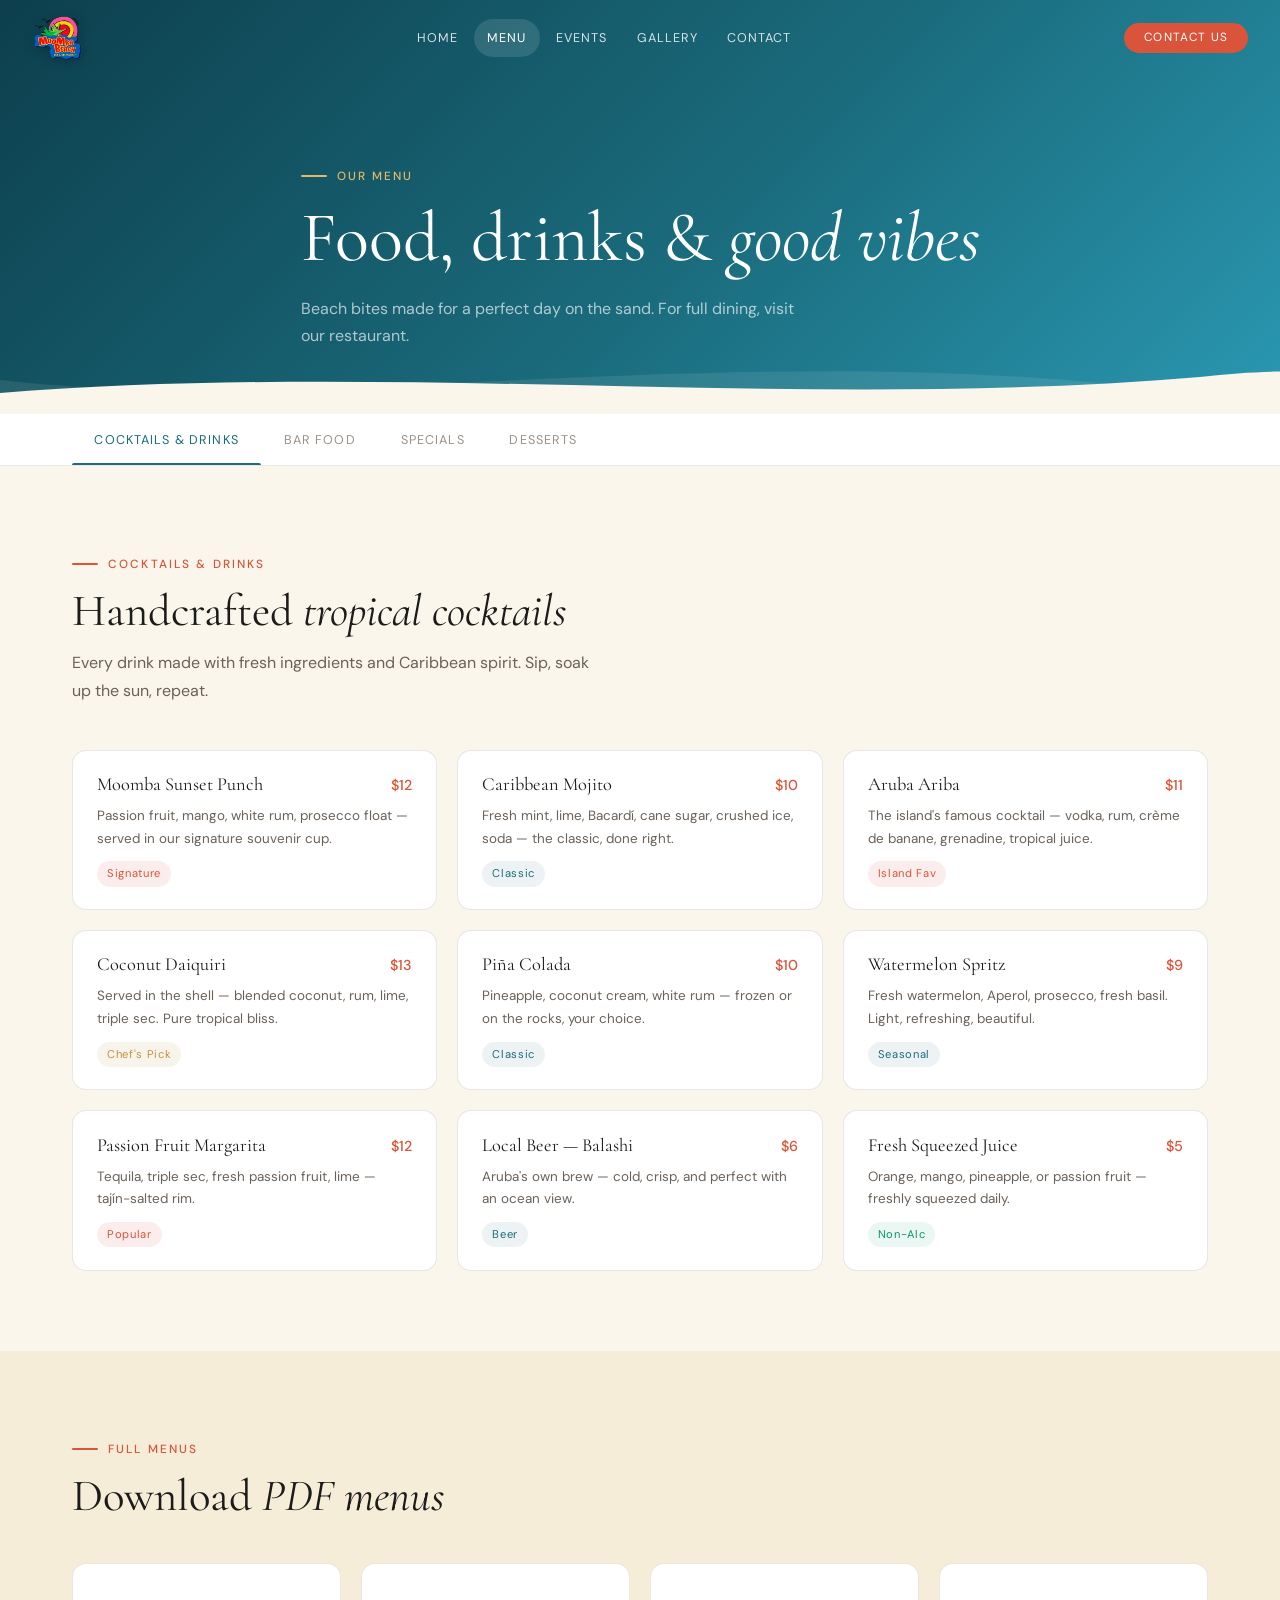
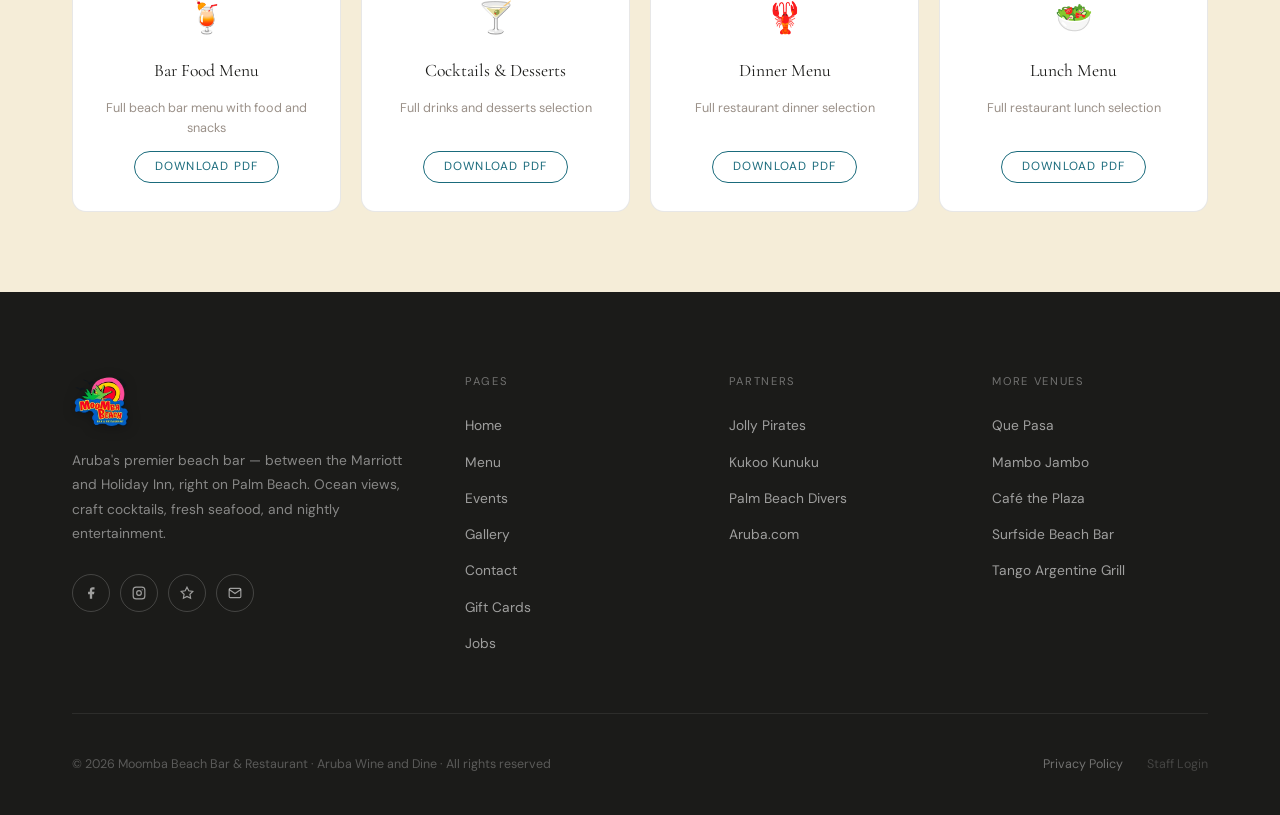
<file: menu.html>
<!DOCTYPE html>
<html lang="en">
<head>
<meta charset="UTF-8">
<meta name="viewport" content="width=device-width, initial-scale=1.0">

  <link rel="icon" type="image/x-icon"             href="assets/favicon.ico">
  <link rel="icon" type="image/png" sizes="16x16"  href="assets/favicon-16x16.png">
  <link rel="icon" type="image/png" sizes="32x32"  href="assets/favicon-32x32.png">
  <link rel="icon" type="image/png" sizes="48x48"  href="assets/favicon-48x48.png">
  <link rel="apple-touch-icon" sizes="180x180"      href="assets/apple-touch-icon.png">
  <link rel="manifest"                              href="site.webmanifest">
  <meta name="msapplication-TileColor"             content="#1A6B7C">
  <meta name="theme-color"                         content="#1A6B7C">
<meta name="description" content="Moomba Beach menu — craft cocktails, fresh seafood, bar food, specials and desserts on Palm Beach, Aruba.">
<meta name="robots" content="index, follow">
<link rel="canonical" href="https://www.moombabeach.com/menu">
<meta property="og:title" content="Menu — Moomba Beach, Aruba">
<meta property="og:description" content="Craft cocktails, fresh seafood, bar bites and desserts. Palm Beach, Aruba.">
<meta property="og:image" content="https://www.moombabeach.com/assets/og-image.jpg">
<meta property="og:image:width" content="1200"><meta property="og:image:height" content="630">
<meta name="twitter:card" content="summary_large_image">
<meta name="twitter:image" content="https://www.moombabeach.com/assets/twitter-card.jpg">
<title>Menu — Moomba Beach, Aruba</title>
  <link rel="preconnect" href="https://fonts.googleapis.com">
  <link rel="preconnect" href="https://fonts.gstatic.com" crossorigin>
  <link href="https://fonts.googleapis.com/css2?family=Cormorant+Garamond:ital,wght@0,300;0,400;0,600;1,300;1,400&family=DM+Sans:opsz,wght@9..40,300;9..40,400;9..40,500&display=swap" rel="stylesheet">
<link rel="stylesheet" href="style.css">
<style>
/* Safety: menu items must always be visible */
.menu-item{opacity:1 !important;transform:none !important;visibility:visible !important}
.tab-panel.active .menu-item,.tab-panel.active .menu-grid{opacity:1 !important;visibility:visible !important}
.page-hero{min-height:46vh;display:flex;align-items:flex-end;padding-bottom:4rem;position:relative;overflow:hidden;background:linear-gradient(135deg,#0D3F4D 0%,#1A6B7C 55%,#2A98B2 100%)}
.page-hero__wave{position:absolute;bottom:-1px;left:0;right:0;height:80px;z-index:1;pointer-events:none}
.page-hero__inner{position:relative;z-index:2;padding-top:calc(var(--nav-h) + 2.5rem)}
.page-hero .t-eyebrow{color:var(--gold-light)}
.page-hero .t-eyebrow::before{background:var(--gold-light)}
.tab-bar{background:#fff;border-bottom:1px solid var(--border);position:sticky;top:var(--nav-h);z-index:200;overflow-x:auto;-webkit-overflow-scrolling:touch;scrollbar-width:none}
.tab-bar::-webkit-scrollbar{display:none}
.tab-bar__inner{display:flex;max-width:1200px;margin:0 auto;padding:0 2rem}
.tab-btn{flex-shrink:0;padding:1.05rem 1.4rem;background:none;border:none;font-size:.79rem;letter-spacing:.09em;text-transform:uppercase;color:var(--muted);cursor:pointer;position:relative;transition:color .22s;font-family:inherit}
.tab-btn::after{content:'';position:absolute;bottom:0;left:0;right:0;height:2px;background:var(--ocean);border-radius:2px 2px 0 0;transform:scaleX(0);transition:transform .25s var(--ease)}
.tab-btn.active{color:var(--ocean)}.tab-btn.active::after{transform:scaleX(1)}.tab-btn:hover{color:var(--ocean)}
.tab-panel{display:none;padding:5rem 0;animation:panelIn .3s var(--ease-out)}.tab-panel.active{display:block}
@keyframes panelIn{from{opacity:0;transform:translateY(12px)}to{opacity:1;transform:none}}
.menu-cat-head{margin-bottom:2.75rem}.menu-cat-desc{max-width:520px}
.menu-grid{display:grid;grid-template-columns:repeat(auto-fill,minmax(310px,1fr));gap:1.25rem}
.menu-item{background:#fff;border:1px solid var(--border);border-radius:var(--radius-md);padding:1.4rem 1.5rem;transition:border-color .24s,box-shadow .24s,transform .24s}
.menu-item:hover{border-color:var(--ocean-light);box-shadow:0 6px 24px rgba(26,107,124,.09);transform:translateY(-2px)}
.menu-item__row{display:flex;justify-content:space-between;align-items:flex-start;gap:1rem;margin-bottom:.45rem}
.menu-item__name{font-family:'Cormorant Garamond',serif;font-size:1.15rem;color:var(--charcoal);line-height:1.3}
.menu-item__price{font-weight:500;color:var(--coral);white-space:nowrap;font-size:.9rem}
.menu-item__desc{font-size:.84rem;color:var(--warm-gray);line-height:1.68}
.menu-item__tag{display:inline-block;margin-top:.7rem;padding:3px 10px;border-radius:100px;font-size:.7rem;letter-spacing:.06em}
.pdf-sec{background:var(--sand);padding:5rem 0}
.pdf-grid{display:grid;grid-template-columns:repeat(4,1fr);gap:1.25rem;margin-top:2.5rem}
.pdf-card{background:#fff;border:1px solid var(--border);border-radius:var(--radius-md);padding:1.75rem 1.5rem;text-align:center;display:flex;flex-direction:column;align-items:center;gap:.75rem;transition:border-color .24s,transform .24s}
.pdf-card:hover{border-color:var(--ocean);transform:translateY(-3px)}
.pdf-card__icon{font-size:1.9rem}
.pdf-card__title{font-family:'Cormorant Garamond',serif;font-size:1.1rem;color:var(--charcoal)}
.pdf-card__desc{font-size:.79rem;color:var(--muted);line-height:1.6}
@media(max-width:768px){.pdf-grid{grid-template-columns:1fr 1fr}}
@media(max-width:480px){.pdf-grid{grid-template-columns:1fr}}
</style>
</head>
<body>
<div class="nav__mobile" id="mobile-menu" role="dialog" aria-modal="true">
  <button class="nav__mobile-close" onclick="closeMobileMenu()">✕</button>
  <a class="nav__mobile-link" href="index.html">Home</a>
  <a class="nav__mobile-link" href="menu.html">Menu</a>
  <a class="nav__mobile-link" href="events.html">Events</a>
  <a class="nav__mobile-link" href="gallery.html">Gallery</a>
  <a class="nav__mobile-link" href="contact.html">Contact</a>
  <div class="nav__mobile-sub">
    <a href="https://www.yummyaruba.com/gift-cards" target="_blank" rel="noopener">Gift Cards</a>
    <a href="https://www.aruba-works.com/" target="_blank" rel="noopener">Jobs</a>
  </div>
</div>
<header class="nav" id="main-nav" role="banner">
  <div class="nav__inner">
    <a href="index.html" class="site-logo" aria-label="Moomba Beach — Home"><img src="[data-uri]" alt="Moomba Beach Bar &amp; Restaurant" style="height:52px;width:auto"></a>
    <nav aria-label="Primary navigation"><div class="nav__links"><a class="nav__link" href="index.html">Home</a> <a class="nav__link active" href="menu.html">Menu</a> <a class="nav__link" href="events.html">Events</a> <a class="nav__link" href="gallery.html">Gallery</a> <a class="nav__link" href="contact.html">Contact</a></div></nav>
    <div class="nav__actions">
      <a href="contact.html" class="btn btn--primary btn--sm">Contact Us</a>
      <button class="nav__burger" onclick="openMobileMenu()" aria-label="Open menu"><span class="nav__burger-line"></span><span class="nav__burger-line"></span><span class="nav__burger-line"></span></button>
    </div>
  </div>
</header>

<section class="page-hero">
  <svg class="page-hero__wave" viewBox="0 0 1440 80" preserveAspectRatio="none">
    <path d="M0,45 C300,80 700,10 1100,48 C1260,62 1380,30 1440,42 L1440,80 L0,80 Z" fill="#FAF6EC" opacity="0.09"/>
    <path d="M0,58 C400,26 800,76 1200,42 C1360,24 1420,56 1440,58 L1440,80 L0,80 Z" fill="#FAF6EC"/>
  </svg>
  <div class="container page-hero__inner">
    <div class="t-eyebrow reveal" style="margin-bottom:.75rem">Our Menu</div>
    <h1 class="t-h1 reveal d1" style="color:#fff">Food, drinks &amp; <em>good vibes</em></h1>
    <p class="reveal d2" style="color:rgba(255,255,255,.66);max-width:500px;margin-top:1rem">Beach bites made for a perfect day on the sand. For full dining, visit our restaurant.</p>
  </div>
</section>

<div class="tab-bar" role="tablist" aria-label="Menu categories">
  <div class="tab-bar__inner">
    <button class="tab-btn active" role="tab" aria-selected="true" aria-controls="panel-cocktails" data-tab-trigger data-tab-group="menu" data-tab-target="panel-cocktails">Cocktails &amp; Drinks</button>
    <button class="tab-btn" role="tab" aria-selected="false" aria-controls="panel-food" data-tab-trigger data-tab-group="menu" data-tab-target="panel-food">Bar Food</button>
    <button class="tab-btn" role="tab" aria-selected="false" aria-controls="panel-specials" data-tab-trigger data-tab-group="menu" data-tab-target="panel-specials">Specials</button>
    <button class="tab-btn" role="tab" aria-selected="false" aria-controls="panel-desserts" data-tab-trigger data-tab-group="menu" data-tab-target="panel-desserts">Desserts</button>
  </div>
</div>

<div class="tab-panel active" id="panel-cocktails" role="tabpanel" data-tab-panel data-tab-group="menu">
  <div class="container">
    <div class="menu-cat-head reveal"><div class="t-eyebrow" style="margin-bottom:.75rem">Cocktails &amp; Drinks</div><h2 class="t-h2">Handcrafted <em>tropical cocktails</em></h2><p class="menu-cat-desc t-body" style="margin-top:.7rem">Every drink made with fresh ingredients and Caribbean spirit. Sip, soak up the sun, repeat.</p></div>
    <div class="menu-grid"><div class="menu-item">
  <div class="menu-item__row"><span class="menu-item__name">Moomba Sunset Punch</span><span class="menu-item__price">$12</span></div>
  <p class="menu-item__desc">Passion fruit, mango, white rum, prosecco float — served in our signature souvenir cup.</p>
  <span class="menu-item__tag" style="background:rgba(217,84,58,.1);color:var(--coral)">Signature</span>
</div>
<div class="menu-item">
  <div class="menu-item__row"><span class="menu-item__name">Caribbean Mojito</span><span class="menu-item__price">$10</span></div>
  <p class="menu-item__desc">Fresh mint, lime, Bacardí, cane sugar, crushed ice, soda — the classic, done right.</p>
  <span class="menu-item__tag" style="background:rgba(26,107,124,.08);color:var(--ocean)">Classic</span>
</div>
<div class="menu-item">
  <div class="menu-item__row"><span class="menu-item__name">Aruba Ariba</span><span class="menu-item__price">$11</span></div>
  <p class="menu-item__desc">The island's famous cocktail — vodka, rum, crème de banane, grenadine, tropical juice.</p>
  <span class="menu-item__tag" style="background:rgba(217,84,58,.1);color:var(--coral)">Island Fav</span>
</div>
<div class="menu-item">
  <div class="menu-item__row"><span class="menu-item__name">Coconut Daiquiri</span><span class="menu-item__price">$13</span></div>
  <p class="menu-item__desc">Served in the shell — blended coconut, rum, lime, triple sec. Pure tropical bliss.</p>
  <span class="menu-item__tag" style="background:rgba(196,145,62,.1);color:var(--gold)">Chef's Pick</span>
</div>
<div class="menu-item">
  <div class="menu-item__row"><span class="menu-item__name">Piña Colada</span><span class="menu-item__price">$10</span></div>
  <p class="menu-item__desc">Pineapple, coconut cream, white rum — frozen or on the rocks, your choice.</p>
  <span class="menu-item__tag" style="background:rgba(26,107,124,.08);color:var(--ocean)">Classic</span>
</div>
<div class="menu-item">
  <div class="menu-item__row"><span class="menu-item__name">Watermelon Spritz</span><span class="menu-item__price">$9</span></div>
  <p class="menu-item__desc">Fresh watermelon, Aperol, prosecco, fresh basil. Light, refreshing, beautiful.</p>
  <span class="menu-item__tag" style="background:rgba(26,107,124,.08);color:var(--ocean)">Seasonal</span>
</div>
<div class="menu-item">
  <div class="menu-item__row"><span class="menu-item__name">Passion Fruit Margarita</span><span class="menu-item__price">$12</span></div>
  <p class="menu-item__desc">Tequila, triple sec, fresh passion fruit, lime — tajín-salted rim.</p>
  <span class="menu-item__tag" style="background:rgba(217,84,58,.1);color:var(--coral)">Popular</span>
</div>
<div class="menu-item">
  <div class="menu-item__row"><span class="menu-item__name">Local Beer — Balashi</span><span class="menu-item__price">$6</span></div>
  <p class="menu-item__desc">Aruba's own brew — cold, crisp, and perfect with an ocean view.</p>
  <span class="menu-item__tag" style="background:rgba(26,107,124,.08);color:var(--ocean)">Beer</span>
</div>
<div class="menu-item">
  <div class="menu-item__row"><span class="menu-item__name">Fresh Squeezed Juice</span><span class="menu-item__price">$5</span></div>
  <p class="menu-item__desc">Orange, mango, pineapple, or passion fruit — freshly squeezed daily.</p>
  <span class="menu-item__tag" style="background:rgba(5,150,105,.08);color:#059669">Non-Alc</span>
</div></div>
  </div>
</div>
<div class="tab-panel" id="panel-food" role="tabpanel" data-tab-panel data-tab-group="menu">
  <div class="container">
    <div class="menu-cat-head reveal"><div class="t-eyebrow" style="margin-bottom:.75rem">Bar Food</div><h2 class="t-h2">Beach bites &amp; <em>island flavors</em></h2><p class="menu-cat-desc t-body" style="margin-top:.7rem">Easy to eat, impossible to resist. Kitchen open daily 11 AM – 10 PM.</p></div>
    <div class="menu-grid"><div class="menu-item">
  <div class="menu-item__row"><span class="menu-item__name">Fish Tacos</span><span class="menu-item__price">$16</span></div>
  <p class="menu-item__desc">Grilled mahi-mahi, avocado crema, pickled slaw, mango salsa in warm corn tortillas.</p>
  <span class="menu-item__tag" style="background:rgba(217,84,58,.1);color:var(--coral)">Fan Fav</span>
</div>
<div class="menu-item">
  <div class="menu-item__row"><span class="menu-item__name">Shrimp Ceviche</span><span class="menu-item__price">$14</span></div>
  <p class="menu-item__desc">Fresh shrimp, citrus marinade, red onion, cilantro, jalapeño, tortilla chips.</p>
  <span class="menu-item__tag" style="background:rgba(5,150,105,.08);color:#059669">Light</span>
</div>
<div class="menu-item">
  <div class="menu-item__row"><span class="menu-item__name">Beach Burger</span><span class="menu-item__price">$18</span></div>
  <p class="menu-item__desc">8oz Angus beef, aged cheddar, caramelized onion, brioche bun, house fries.</p>
  <span class="menu-item__tag" style="background:rgba(26,107,124,.08);color:var(--ocean)">Classic</span>
</div>
<div class="menu-item">
  <div class="menu-item__row"><span class="menu-item__name">Lobster Roll</span><span class="menu-item__price">$26</span></div>
  <p class="menu-item__desc">Caribbean lobster, lemon aioli, celery, tarragon in a toasted brioche roll.</p>
  <span class="menu-item__tag" style="background:rgba(196,145,62,.1);color:var(--gold)">Premium</span>
</div>
<div class="menu-item">
  <div class="menu-item__row"><span class="menu-item__name">Nachos Grande</span><span class="menu-item__price">$15</span></div>
  <p class="menu-item__desc">Tortilla chips, queso, pulled chicken, jalapeños, black beans, sour cream, guac.</p>
  <span class="menu-item__tag" style="background:rgba(26,107,124,.08);color:var(--ocean)">Share</span>
</div>
<div class="menu-item">
  <div class="menu-item__row"><span class="menu-item__name">Catch of the Day</span><span class="menu-item__price">Market</span></div>
  <p class="menu-item__desc">Grilled fresh daily catch, seasonal vegetables, herb butter, roasted potatoes.</p>
  <span class="menu-item__tag" style="background:rgba(217,84,58,.1);color:var(--coral)">Chef's Spec</span>
</div>
<div class="menu-item">
  <div class="menu-item__row"><span class="menu-item__name">Calamari Fritti</span><span class="menu-item__price">$13</span></div>
  <p class="menu-item__desc">Lightly battered squid, sriracha aioli, lemon — crisp and golden.</p>
  <span class="menu-item__tag" style="background:rgba(26,107,124,.08);color:var(--ocean)">Starter</span>
</div>
<div class="menu-item">
  <div class="menu-item__row"><span class="menu-item__name">Caesar Salad</span><span class="menu-item__price">$12</span></div>
  <p class="menu-item__desc">Romaine, house Caesar dressing, parmesan, croutons. Add shrimp or chicken +$5.</p>
  <span class="menu-item__tag" style="background:rgba(5,150,105,.08);color:#059669">Light</span>
</div>
<div class="menu-item">
  <div class="menu-item__row"><span class="menu-item__name">Chicken Wings</span><span class="menu-item__price">$14</span></div>
  <p class="menu-item__desc">Crispy wings in Buffalo, BBQ, or Caribbean jerk. Celery and ranch.</p>
  <span class="menu-item__tag" style="background:rgba(26,107,124,.08);color:var(--ocean)">Classic</span>
</div></div>
  </div>
</div>
<div class="tab-panel" id="panel-specials" role="tabpanel" data-tab-panel data-tab-group="menu">
  <div class="container">
    <div class="menu-cat-head reveal"><div class="t-eyebrow" style="margin-bottom:.75rem">Daily Specials</div><h2 class="t-h2">Something <em>special</em> every day</h2><p class="menu-cat-desc t-body" style="margin-top:.7rem">Recurring deals and seasonal offers that make every visit an occasion.</p></div>
    <div class="menu-grid"><div class="menu-item">
  <div class="menu-item__row"><span class="menu-item__name">Happy Hour</span><span class="menu-item__price">3 – 6 PM</span></div>
  <p class="menu-item__desc">2-for-1 on all classic cocktails and local beers. Mon–Fri only.</p>
  <span class="menu-item__tag" style="background:rgba(26,107,124,.08);color:var(--ocean)">Mon–Fri</span>
</div>
<div class="menu-item">
  <div class="menu-item__row"><span class="menu-item__name">Sunday Brunch</span><span class="menu-item__price">$35 p.p.</span></div>
  <p class="menu-item__desc">All-inclusive brunch with bottomless mimosas, live music, Caribbean spread. 11 AM – 2 PM.</p>
  <span class="menu-item__tag" style="background:rgba(217,84,58,.1);color:var(--coral)">Sunday</span>
</div>
<div class="menu-item">
  <div class="menu-item__row"><span class="menu-item__name">Friday Lobster Night</span><span class="menu-item__price">Fridays</span></div>
  <p class="menu-item__desc">Whole Caribbean lobster grilled over open flame. Limited seats — come early.</p>
  <span class="menu-item__tag" style="background:rgba(196,145,62,.1);color:var(--gold)">Weekly</span>
</div>
<div class="menu-item">
  <div class="menu-item__row"><span class="menu-item__name">Sunset Special</span><span class="menu-item__price">$8</span></div>
  <p class="menu-item__desc">Aruba Ariba cocktail at a special price daily from 5 – 7 PM.</p>
  <span class="menu-item__tag" style="background:rgba(26,107,124,.08);color:var(--ocean)">Daily</span>
</div></div>
  </div>
</div>
<div class="tab-panel" id="panel-desserts" role="tabpanel" data-tab-panel data-tab-group="menu">
  <div class="container">
    <div class="menu-cat-head reveal"><div class="t-eyebrow" style="margin-bottom:.75rem">Desserts</div><h2 class="t-h2">Sweet endings &amp; <em>island treats</em></h2><p class="menu-cat-desc t-body" style="margin-top:.7rem">End your beach day on the sweetest note possible.</p></div>
    <div class="menu-grid"><div class="menu-item">
  <div class="menu-item__row"><span class="menu-item__name">Coconut Panna Cotta</span><span class="menu-item__price">$9</span></div>
  <p class="menu-item__desc">Creamy coconut panna cotta with mango coulis and toasted coconut flakes.</p>
  <span class="menu-item__tag" style="background:rgba(196,145,62,.1);color:var(--gold)">Chef's Pick</span>
</div>
<div class="menu-item">
  <div class="menu-item__row"><span class="menu-item__name">Key Lime Pie</span><span class="menu-item__price">$8</span></div>
  <p class="menu-item__desc">Classic Florida-style key lime pie — zesty, creamy, topped with whipped cream.</p>
  <span class="menu-item__tag" style="background:rgba(26,107,124,.08);color:var(--ocean)">Classic</span>
</div>
<div class="menu-item">
  <div class="menu-item__row"><span class="menu-item__name">Banana Foster</span><span class="menu-item__price">$10</span></div>
  <p class="menu-item__desc">Caramelized banana, dark rum sauce, cinnamon — served warm over vanilla ice cream.</p>
  <span class="menu-item__tag" style="background:rgba(217,84,58,.1);color:var(--coral)">Popular</span>
</div>
<div class="menu-item">
  <div class="menu-item__row"><span class="menu-item__name">Sorbet du Jour</span><span class="menu-item__price">$7</span></div>
  <p class="menu-item__desc">Ask your server for today's tropical sorbet — refreshing and dairy-free.</p>
  <span class="menu-item__tag" style="background:rgba(5,150,105,.08);color:#059669">Vegan</span>
</div>
<div class="menu-item">
  <div class="menu-item__row"><span class="menu-item__name">Chocolate Lava Cake</span><span class="menu-item__price">$9</span></div>
  <p class="menu-item__desc">Warm dark chocolate cake with molten center, vanilla ice cream, fresh berries.</p>
  <span class="menu-item__tag" style="background:rgba(217,84,58,.1);color:var(--coral)">Indulgent</span>
</div>
<div class="menu-item">
  <div class="menu-item__row"><span class="menu-item__name">Churros & Chocolate</span><span class="menu-item__price">$8</span></div>
  <p class="menu-item__desc">Golden churros with cinnamon sugar, dark chocolate dipping sauce.</p>
  <span class="menu-item__tag" style="background:rgba(26,107,124,.08);color:var(--ocean)">Share</span>
</div></div>
  </div>
</div>

<div class="pdf-sec">
  <div class="container">
    <div class="t-eyebrow reveal" style="margin-bottom:.75rem">Full Menus</div>
    <h2 class="t-h2 reveal d1">Download <em>PDF menus</em></h2>
    <div class="pdf-grid">
      <a class="pdf-card reveal" href="https://www.moombabeach.com/storage/app/media/moo-beachbar-menu-a3-2025-new-compressed.pdf" target="_blank" rel="noopener"><div class="pdf-card__icon">🍹</div><div class="pdf-card__title">Bar Food Menu</div><p class="pdf-card__desc">Full beach bar menu with food and snacks</p><span class="btn btn--ghost btn--sm" style="margin-top:auto">Download PDF</span></a>
      <a class="pdf-card reveal d1" href="https://www.moombabeach.com/storage/app/media/moo-dessertscocktails-menu-letter-2025-new-compressed.pdf" target="_blank" rel="noopener"><div class="pdf-card__icon">🍸</div><div class="pdf-card__title">Cocktails &amp; Desserts</div><p class="pdf-card__desc">Full drinks and desserts selection</p><span class="btn btn--ghost btn--sm" style="margin-top:auto">Download PDF</span></a>
      <a class="pdf-card reveal d2" href="https://www.moombabeach.com/storage/app/media/moo-dinner-menu-letter-2025-new-compressed.pdf" target="_blank" rel="noopener"><div class="pdf-card__icon">🦞</div><div class="pdf-card__title">Dinner Menu</div><p class="pdf-card__desc">Full restaurant dinner selection</p><span class="btn btn--ghost btn--sm" style="margin-top:auto">Download PDF</span></a>
      <a class="pdf-card reveal d3" href="https://www.moombabeach.com/storage/app/media/moo-lunch-menu-letter-2025-new-compressed.pdf" target="_blank" rel="noopener"><div class="pdf-card__icon">🥗</div><div class="pdf-card__title">Lunch Menu</div><p class="pdf-card__desc">Full restaurant lunch selection</p><span class="btn btn--ghost btn--sm" style="margin-top:auto">Download PDF</span></a>
    </div>
  </div>
</div>

<footer class="footer"><div class="container">
  <div class="footer__grid">
    <div>
      <div style="margin-bottom:1rem"><a href="index.html" class="site-logo" aria-label="Moomba Beach — Home"><img src="[data-uri]" alt="Moomba Beach Bar &amp; Restaurant" style="height:60px;width:auto"></a></div>
      <p class="footer__brand-desc">Aruba's premier beach bar — between the Marriott and Holiday Inn, right on Palm Beach. Ocean views, craft cocktails, fresh seafood, and nightly entertainment.</p>
      <div class="footer__socials">
        <a class="footer__social" href="https://www.facebook.com/MoombaBeach" target="_blank" rel="noopener" aria-label="Facebook"><svg width="14" height="14" viewBox="0 0 24 24" fill="currentColor"><path d="M18 2h-3a5 5 0 00-5 5v3H7v4h3v8h4v-8h3l1-4h-4V7a1 1 0 011-1h3z"/></svg></a>
        <a class="footer__social" href="https://www.instagram.com/moombabeacharuba/" target="_blank" rel="noopener" aria-label="Instagram"><svg width="14" height="14" viewBox="0 0 24 24" fill="none" stroke="currentColor" stroke-width="2"><rect x="2" y="2" width="20" height="20" rx="5"/><circle cx="12" cy="12" r="4"/><circle cx="17.5" cy="6.5" r="1" fill="currentColor" stroke="none"/></svg></a>
        <a class="footer__social" href="https://www.tripadvisor.com/Restaurant_Review-g488162-d736893-Reviews-Moomba_Beach_Bar_Restaurant-Noord_Aruba.html" target="_blank" rel="noopener" aria-label="TripAdvisor"><svg width="14" height="14" viewBox="0 0 24 24" fill="none" stroke="currentColor" stroke-width="2"><polygon points="12 2 15.09 8.26 22 9.27 17 14.14 18.18 21.02 12 17.77 5.82 21.02 7 14.14 2 9.27 8.91 8.26 12 2"/></svg></a>
        <a class="footer__social" href="mailto:moombabeach@arubawineanddine.com" aria-label="Email"><svg width="14" height="14" viewBox="0 0 24 24" fill="none" stroke="currentColor" stroke-width="2"><path d="M4 4h16c1.1 0 2 .9 2 2v12c0 1.1-.9 2-2 2H4c-1.1 0-2-.9-2-2V6c0-1.1.9-2 2-2z"/><polyline points="22,6 12,13 2,6"/></svg></a>
      </div>
    </div>
    <div><div class="footer__col-head">Pages</div><ul class="footer__links">
      <li><a href="index.html">Home</a></li><li><a href="menu.html">Menu</a></li>
      <li><a href="events.html">Events</a></li><li><a href="gallery.html">Gallery</a></li>
      <li><a href="contact.html">Contact</a></li>
      <li><a href="https://www.yummyaruba.com/gift-cards" target="_blank" rel="noopener">Gift Cards</a></li>
      <li><a href="https://www.aruba-works.com/" target="_blank" rel="noopener">Jobs</a></li>
    </ul></div>
    <div><div class="footer__col-head">Partners</div><ul class="footer__links">
      <li><a href="https://www.jolly-pirates.com" target="_blank" rel="noopener">Jolly Pirates</a></li>
      <li><a href="https://www.kukookunuku.com" target="_blank" rel="noopener">Kukoo Kunuku</a></li>
      <li><a href="https://www.palmbeachdiversaruba.com" target="_blank" rel="noopener">Palm Beach Divers</a></li>
      <li><a href="https://www.aruba.com" target="_blank" rel="noopener">Aruba.com</a></li>
    </ul></div>
    <div><div class="footer__col-head">More Venues</div><ul class="footer__links">
      <li><a href="https://www.quepasaaruba.com" target="_blank" rel="noopener">Que Pasa</a></li>
      <li><a href="https://www.mambo-jambo.com" target="_blank" rel="noopener">Mambo Jambo</a></li>
      <li><a href="https://www.cafetheplaza.com" target="_blank" rel="noopener">Café the Plaza</a></li>
      <li><a href="https://www.surfsidearuba.com" target="_blank" rel="noopener">Surfside Beach Bar</a></li>
      <li><a href="https://www.tangoaruba.com" target="_blank" rel="noopener">Tango Argentine Grill</a></li>
    </ul></div>
  </div>
  <div class="footer__bottom">
    <span>© 2026 Moomba Beach Bar &amp; Restaurant · Aruba Wine and Dine · All rights reserved</span>
    <div style="display:flex;gap:1.5rem"><a href="#">Privacy Policy</a><a href="admin/index.html" style="color:rgba(255,255,255,0.18)">Staff Login</a></div>
  </div>
</div></footer>
<div class="sticky-book"><a href="contact.html" class="btn btn--primary">Contact Us</a></div>
<script>
'use strict';
const _nav=document.getElementById('main-nav'),_sb=document.querySelector('.sticky-book'),_fs=document.querySelector('.float-social');
let _t=false;
window.addEventListener('scroll',()=>{if(_t)return;_t=true;requestAnimationFrame(()=>{const y=window.scrollY;_nav?.classList.toggle('nav--scrolled',y>60);_sb?.classList.toggle('show',y>300);_fs?.classList.toggle('show',y>300);_t=false;});},{passive:true});
function openMobileMenu(){document.getElementById('mobile-menu')?.classList.add('is-open');document.body.style.overflow='hidden';}
function closeMobileMenu(){document.getElementById('mobile-menu')?.classList.remove('is-open');document.body.style.overflow='';}
document.addEventListener('keydown',e=>{if(e.key==='Escape')closeMobileMenu();});
const _ro=new IntersectionObserver(en=>{en.forEach(e=>{if(e.isIntersecting){e.target.classList.add('in');_ro.unobserve(e.target);}});},{threshold:0.07,rootMargin:'0px 0px -24px 0px'});
document.querySelectorAll('.reveal,.reveal-left,.reveal-right').forEach(el=>_ro.observe(el));
/* ─── MENU TABS — bulletproof switching ─── */
function switchTab(targetId, btn){
  // Update all triggers in this tab group
  var group = btn.dataset.tabGroup;
  document.querySelectorAll('[data-tab-group="'+group+'"][data-tab-trigger]').forEach(function(b){
    b.classList.remove('active');
    b.setAttribute('aria-selected','false');
  });
  // Update all panels in this group
  document.querySelectorAll('[data-tab-group="'+group+'"][data-tab-panel]').forEach(function(p){
    p.classList.remove('active');
  });
  // Activate the clicked button
  btn.classList.add('active');
  btn.setAttribute('aria-selected','true');
  // Show the target panel
  var panel = document.getElementById(targetId);
  if(panel){
    panel.classList.add('active');
    // Force all reveal items in panel to be visible (safety net)
    panel.querySelectorAll('.reveal,.reveal-left,.reveal-right').forEach(function(el){el.classList.add('in');});
  }
}

// Attach handlers
document.querySelectorAll('[data-tab-trigger]').forEach(function(btn){
  btn.addEventListener('click', function(){ switchTab(btn.dataset.tabTarget, btn); });
});

// Initial: reveal items in the active panel on page load
window.addEventListener('DOMContentLoaded', function(){
  document.querySelectorAll('.tab-panel.active').forEach(function(p){
    p.querySelectorAll('.reveal,.reveal-left,.reveal-right').forEach(function(el){el.classList.add('in');});
  });
});
const _lb=document.getElementById('lightbox'),_li=document.getElementById('lb-img');
if(_lb&&_li){document.querySelectorAll('[data-lightbox]').forEach(el=>{const open=()=>{_li.src=el.dataset.lightbox;_li.alt=el.dataset.alt||'';_lb.classList.add('open');document.body.style.overflow='hidden';};el.addEventListener('click',open);el.addEventListener('keydown',e=>(e.key==='Enter'||e.key===' ')&&(e.preventDefault(),open()));});const cl=()=>{_lb.classList.remove('open');document.body.style.overflow='';_li.src='';};document.getElementById('lb-close')?.addEventListener('click',cl);_lb.addEventListener('click',e=>{if(e.target===_lb)cl();});document.addEventListener('keydown',e=>{if(e.key==='Escape'&&_lb.classList.contains('open'))cl();});}
</script>
</body></html>
</file>
<file: style.css>
/* ═══════════════════════════════════════════════════════
   MOOMBA BEACH v2 — Design System + Performance
   ═══════════════════════════════════════════════════════

   PERFORMANCE NOTES FOR DEPLOYMENT:
   1. Fonts: swap display + preload in <head>
   2. Images: use loading="lazy" + explicit width/height everywhere
   3. CDN: serve this CSS from CDN with Cache-Control: max-age=31536000
   4. Critical CSS: inline above-the-fold rules into <style> per page
   5. Compress: gzip/brotli this file on the server
   ═══════════════════════════════════════════════════════ */

/* ── DESIGN TOKENS ── */
:root {
  --sand:        #F5EDD8;
  --sand-light:  #FAF6EC;
  --sand-dark:   #EDE0C4;
  --ocean:       #1A6B7C;
  --ocean-deep:  #0D3F4D;
  --ocean-mid:   #2888A0;
  --ocean-light: #A8D4DC;
  --coral:       #D9543A;
  --coral-light: #E87A62;
  --gold:        #C4913E;
  --gold-light:  #E2B96A;
  --charcoal:    #1B1B19;
  --warm-gray:   #6A6159;
  --muted:       #9A9088;
  --border:      rgba(28,28,26,0.1);
  --border-md:   rgba(28,28,26,0.18);
  --nav-h:       76px;
  --radius-sm:   8px;
  --radius-md:   14px;
  --radius-lg:   20px;
  --ease:        cubic-bezier(0.4,0,0.2,1);
  --ease-out:    cubic-bezier(0,0,0.2,1);
  --shadow-sm:   0 2px 12px rgba(28,28,26,0.08);
  --shadow-md:   0 8px 32px rgba(28,28,26,0.1);
  --shadow-lg:   0 20px 56px rgba(28,28,26,0.12);
}

/* ── RESET ── */
*,*::before,*::after{box-sizing:border-box;margin:0;padding:0}
html{scroll-behavior:smooth;font-size:16px;-webkit-text-size-adjust:100%;text-rendering:optimizeSpeed}
body{font-family:'DM Sans',system-ui,sans-serif;background:var(--sand-light);color:var(--charcoal);line-height:1.72;overflow-x:hidden;-webkit-font-smoothing:antialiased}
h1,h2,h3,h4,h5{font-family:'Cormorant Garamond',Georgia,serif;font-weight:400;line-height:1.15}
img{display:block;max-width:100%;height:auto;/* Performance: prevent layout shift */}
a{color:inherit;text-decoration:none}
button{font-family:inherit;cursor:pointer}
ul{list-style:none}

/* ── PERFORMANCE: Image lazy loading helper ── */
img[loading="lazy"]{background:var(--sand-dark);/* Placeholder color while loading */}
img.loaded{background:transparent}

/* ── LOGO ── */
.site-logo{display:flex;align-items:center;gap:0;text-decoration:none;flex-shrink:0}
.site-logo svg,.site-logo img{height:44px;width:auto;transition:opacity 0.2s}
.site-logo:hover svg,.site-logo:hover img{opacity:0.85}

/* Light nav override: darken the wordmark text */
.nav--scrolled .site-logo .logo-wordmark{fill:var(--charcoal) !important}
.nav--scrolled .site-logo .logo-sub{fill:var(--warm-gray) !important}

/* ── TYPOGRAPHY ── */
.t-eyebrow{display:inline-flex;align-items:center;gap:10px;font-size:0.74rem;letter-spacing:0.18em;text-transform:uppercase;color:var(--coral);font-family:'DM Sans',sans-serif;font-weight:500}
.t-eyebrow::before{content:'';display:block;width:26px;height:1.5px;background:currentColor;border-radius:1px;flex-shrink:0}
.t-h1{font-size:clamp(2.6rem,5.5vw,5.5rem)}
.t-h2{font-size:clamp(1.9rem,3.5vw,3.1rem)}
.t-h3{font-size:clamp(1.3rem,2.2vw,1.75rem)}
.t-body{font-size:1rem;color:var(--warm-gray);line-height:1.78}
.t-small{font-size:0.84rem;color:var(--muted)}
.t-label{font-size:0.76rem;letter-spacing:0.09em;text-transform:uppercase;font-weight:500}

/* ── LAYOUT ── */
.container{max-width:1200px;margin:0 auto;padding:0 2rem}
.container--wide{max-width:1440px;margin:0 auto;padding:0 2rem}
.container--narrow{max-width:820px;margin:0 auto;padding:0 2rem}
.section{padding:7rem 0}
.section--sm{padding:4rem 0}

/* ── BUTTONS ── */
.btn{display:inline-flex;align-items:center;gap:8px;padding:0.85rem 1.9rem;border-radius:100px;font-size:0.79rem;letter-spacing:0.1em;text-transform:uppercase;font-weight:400;transition:all 0.28s var(--ease);border:none;white-space:nowrap;cursor:pointer;font-family:inherit;line-height:1}
.btn svg{width:15px;height:15px;flex-shrink:0}
.btn--primary{background:var(--coral);color:#fff}
.btn--primary:hover{background:var(--coral-light);transform:translateY(-2px);box-shadow:0 10px 28px rgba(217,84,58,0.3)}
.btn--ocean{background:var(--ocean);color:#fff}
.btn--ocean:hover{background:var(--ocean-mid);transform:translateY(-2px);box-shadow:0 10px 28px rgba(26,107,124,0.3)}
.btn--ghost{background:transparent;color:var(--ocean);border:1.5px solid var(--ocean)}
.btn--ghost:hover{background:var(--ocean);color:#fff}
.btn--outline-light{background:transparent;color:#fff;border:1.5px solid rgba(255,255,255,0.45)}
.btn--outline-light:hover{border-color:#fff;background:rgba(255,255,255,0.1)}
.btn--outline-dark{background:transparent;color:var(--charcoal);border:1.5px solid var(--border-md)}
.btn--outline-dark:hover{border-color:var(--charcoal);background:var(--charcoal);color:#fff}
.btn--sm{padding:0.58rem 1.25rem;font-size:0.74rem}
.btn--lg{padding:1.05rem 2.5rem;font-size:0.84rem}
.btn--danger{background:#DC2626;color:#fff}
.btn--danger:hover{background:#B91C1C}
.btn--success{background:#059669;color:#fff}
.btn--success:hover{background:#047857}

/* ── NAVIGATION ── */
.nav{position:fixed;inset:0 0 auto;z-index:900;height:var(--nav-h);display:flex;align-items:center;padding:0 2rem;transition:background 0.38s var(--ease),box-shadow 0.38s var(--ease)}
.nav--scrolled{background:rgba(250,246,236,0.96);backdrop-filter:blur(18px);-webkit-backdrop-filter:blur(18px);box-shadow:0 1px 0 var(--border)}
.nav--dark{background:rgba(13,63,77,0.92);backdrop-filter:blur(16px);-webkit-backdrop-filter:blur(16px)}
.nav__inner{display:flex;align-items:center;justify-content:space-between;width:100%;max-width:1440px;margin:0 auto}
.nav__links{display:flex;align-items:center;gap:0.15rem}
.nav__link{padding:0.48rem 0.85rem;font-size:0.79rem;letter-spacing:0.08em;text-transform:uppercase;color:rgba(255,255,255,0.82);border-radius:100px;transition:color 0.22s,background 0.22s;font-weight:400}
.nav__link:hover{color:#fff;background:rgba(255,255,255,0.1)}
.nav__link.active{color:#fff;background:rgba(255,255,255,0.12)}
.nav--scrolled .nav__link{color:var(--warm-gray)}
.nav--scrolled .nav__link:hover{color:var(--charcoal);background:var(--sand)}
.nav--scrolled .nav__link.active{color:var(--ocean);background:rgba(26,107,124,0.07)}
.nav__actions{display:flex;align-items:center;gap:1rem}
.nav__burger{display:none;flex-direction:column;gap:5px;background:none;border:none;padding:8px;cursor:pointer}
.nav__burger-line{display:block;width:24px;height:1.5px;background:#fff;border-radius:1px;transition:background 0.3s}
.nav--scrolled .nav__burger-line{background:var(--charcoal)}

/* Mobile overlay */
.nav__mobile{display:none;position:fixed;inset:0;background:var(--sand-light);z-index:950;flex-direction:column;align-items:center;justify-content:center;gap:0.2rem;opacity:0;pointer-events:none;transition:opacity 0.32s var(--ease)}
.nav__mobile.is-open{display:flex;opacity:1;pointer-events:auto}
.nav__mobile-link{font-family:'Cormorant Garamond',serif;font-size:clamp(2rem,6vw,2.8rem);color:var(--charcoal);padding:0.35rem 1rem;transition:color 0.2s}
.nav__mobile-link:hover{color:var(--coral)}
.nav__mobile-close{position:absolute;top:1.5rem;right:1.5rem;background:none;border:1px solid var(--border-md);width:44px;height:44px;border-radius:50%;font-size:1.2rem;display:flex;align-items:center;justify-content:center;color:var(--charcoal);cursor:pointer;transition:background 0.2s}
.nav__mobile-close:hover{background:var(--sand-dark)}
.nav__mobile-sub{margin-top:2rem;display:flex;gap:2rem}
.nav__mobile-sub a{font-size:0.77rem;letter-spacing:0.1em;text-transform:uppercase;color:var(--muted)}
.nav__mobile-sub a:hover{color:var(--charcoal)}

/* ── HOURS STRIP ── */
.hours-strip{background:var(--ocean-deep);padding:1.85rem 2rem}
.hours-strip__inner{max-width:1200px;margin:0 auto;display:flex;align-items:center;justify-content:space-between;gap:2rem;flex-wrap:wrap}
.hours-strip__label{font-size:0.69rem;letter-spacing:0.14em;text-transform:uppercase;color:rgba(255,255,255,0.48);margin-bottom:3px}
.hours-strip__time{font-family:'Cormorant Garamond',serif;font-size:1.35rem;color:#fff;font-weight:300}
.hours-strip__sep{width:1px;height:40px;background:rgba(255,255,255,0.14);flex-shrink:0}
.hours-strip__cta{display:inline-flex;align-items:center;gap:8px;background:rgba(226,185,106,0.14);border:1px solid rgba(226,185,106,0.32);color:var(--gold-light);padding:0.52rem 1.2rem;border-radius:100px;font-size:0.77rem;letter-spacing:0.08em;transition:all 0.25s;white-space:nowrap}
.hours-strip__cta:hover{background:rgba(226,185,106,0.24)}
.hours-strip__dot{width:6px;height:6px;border-radius:50%;background:var(--gold-light);animation:blink 2.2s infinite}
@keyframes blink{0%,100%{opacity:1}50%{opacity:0.3}}

/* ── PAGE HERO (inner pages) ── */
.page-hero{min-height:46vh;display:flex;align-items:flex-end;padding-bottom:4rem;position:relative;overflow:hidden}
.page-hero__wave{position:absolute;bottom:-1px;left:0;right:0;height:80px;z-index:1;pointer-events:none}
.page-hero__content{position:relative;z-index:2;padding-top:calc(var(--nav-h) + 2.5rem)}

/* ── CARDS ── */
.card{background:#fff;border-radius:var(--radius-lg);border:1px solid var(--border);overflow:hidden;transition:transform 0.3s var(--ease),box-shadow 0.3s var(--ease)}
.card:hover{transform:translateY(-5px);box-shadow:var(--shadow-lg)}
.card__img{width:100%;object-fit:cover;display:block;/* Performance: explicit height set inline */}
.card__body{padding:1.6rem}
.card__tag{display:inline-flex;align-items:center;gap:6px;background:var(--sand);color:var(--coral);padding:0.28rem 0.8rem;border-radius:100px;font-size:0.72rem;font-weight:500;margin-bottom:0.75rem}
.card__title{font-family:'Cormorant Garamond',serif;font-size:1.28rem;color:var(--charcoal);line-height:1.3;margin-bottom:0.55rem}
.card__text{font-size:0.86rem;color:var(--warm-gray);line-height:1.72}
.card__footer{display:flex;align-items:center;justify-content:space-between;margin-top:1.2rem;padding-top:1rem;border-top:1px solid var(--border)}
.card__more{font-size:0.77rem;letter-spacing:0.08em;text-transform:uppercase;color:var(--ocean);display:flex;align-items:center;gap:5px;transition:gap 0.2s;font-weight:500}
.card__more:hover{gap:9px}

/* ── FOOTER ── */
.footer{background:var(--charcoal);color:#fff;padding:5rem 0 2.5rem}
.footer__grid{display:grid;grid-template-columns:1.6fr 1fr 1fr 1fr;gap:3rem;padding-bottom:3.5rem;border-bottom:1px solid rgba(255,255,255,0.08)}
.footer__brand-name{font-family:'Cormorant Garamond',serif;font-size:1.1rem;margin-bottom:0.75rem}
.footer__brand-desc{font-size:0.86rem;color:rgba(255,255,255,0.48);line-height:1.78;margin-bottom:1.75rem}
.footer__socials{display:flex;gap:10px}
.footer__social{width:38px;height:38px;border:1px solid rgba(255,255,255,0.18);border-radius:50%;display:flex;align-items:center;justify-content:center;color:rgba(255,255,255,0.58);transition:all 0.25s}
.footer__social:hover{border-color:var(--ocean);background:var(--ocean);color:#fff}
.footer__col-head{font-size:0.7rem;letter-spacing:0.15em;text-transform:uppercase;color:rgba(255,255,255,0.38);margin-bottom:1.25rem}
.footer__links{display:flex;flex-direction:column;gap:0.55rem}
.footer__links a{font-size:0.86rem;color:rgba(255,255,255,0.58);transition:color 0.2s}
.footer__links a:hover{color:#fff}
.footer__bottom{display:flex;align-items:center;justify-content:space-between;padding-top:2.5rem;font-size:0.78rem;color:rgba(255,255,255,0.28);flex-wrap:wrap;gap:1rem}
.footer__bottom a{color:rgba(255,255,255,0.38)}
.footer__bottom a:hover{color:#fff}
.footer__logo-wrap{display:flex;align-items:center;margin-bottom:1rem}

/* ── REVEAL ANIMATIONS — reduced motion aware ── */
@media(prefers-reduced-motion:no-preference){
  .reveal{opacity:0;transform:translateY(26px);transition:opacity 0.68s var(--ease-out),transform 0.68s var(--ease-out)}
  .reveal.in{opacity:1;transform:none}
  .reveal-left{opacity:0;transform:translateX(-26px);transition:opacity 0.62s var(--ease-out),transform 0.62s var(--ease-out)}
  .reveal-left.in{opacity:1;transform:none}
  .reveal-right{opacity:0;transform:translateX(26px);transition:opacity 0.62s var(--ease-out),transform 0.62s var(--ease-out)}
  .reveal-right.in{opacity:1;transform:none}
}
@media(prefers-reduced-motion:reduce){
  .reveal,.reveal-left,.reveal-right{opacity:1;transform:none;transition:none}
}
.d1{transition-delay:0.1s}.d2{transition-delay:0.2s}.d3{transition-delay:0.3s}.d4{transition-delay:0.4s}

/* ── STICKY BOOK ── */
.sticky-book{position:fixed;bottom:2rem;right:2rem;z-index:800;transform:translateY(14px);opacity:0;pointer-events:none;transition:all 0.32s var(--ease)}
.sticky-book.show{transform:none;opacity:1;pointer-events:auto}

/* ── FLOATING SOCIAL ── */
.float-social{position:fixed;left:1.75rem;top:50%;transform:translateY(-50%);z-index:700;display:flex;flex-direction:column;gap:9px;opacity:0;transition:opacity 0.4s;pointer-events:none}
.float-social.show{opacity:1;pointer-events:auto}
.float-social__btn{width:38px;height:38px;border-radius:50%;background:#fff;display:flex;align-items:center;justify-content:center;color:var(--charcoal);box-shadow:var(--shadow-sm);transition:transform 0.24s,box-shadow 0.24s,color 0.24s}
.float-social__btn:hover{transform:translateX(4px);box-shadow:var(--shadow-md);color:var(--ocean)}

/* ── FORM ELEMENTS ── */
.form-group{margin-bottom:1.1rem}
.form-label{display:block;font-size:0.73rem;letter-spacing:0.08em;text-transform:uppercase;color:var(--warm-gray);margin-bottom:5px;font-weight:500}
.form-input,.form-select,.form-textarea{width:100%;padding:0.78rem 1rem;border:1.5px solid var(--border);border-radius:var(--radius-sm);font-family:'DM Sans',sans-serif;font-size:0.9rem;color:var(--charcoal);background:var(--sand-light);transition:border-color 0.22s,background 0.22s,box-shadow 0.22s;outline:none;-webkit-appearance:none;appearance:none}
.form-input:focus,.form-select:focus,.form-textarea:focus{border-color:var(--ocean);background:#fff;box-shadow:0 0 0 3px rgba(26,107,124,0.1)}
.form-textarea{resize:vertical;min-height:110px;line-height:1.6}
.form-select{background-image:url("data:image/svg+xml,%3Csvg xmlns='http://www.w3.org/2000/svg' width='16' height='16' viewBox='0 0 24 24' fill='none' stroke='%236A6159' stroke-width='2'%3E%3Cpolyline points='6 9 12 15 18 9'/%3E%3C/svg%3E");background-repeat:no-repeat;background-position:right 12px center;padding-right:2.5rem}
.form-row{display:grid;grid-template-columns:1fr 1fr;gap:1rem}
.form-note{font-size:0.79rem;color:var(--muted);margin-top:0.75rem;text-align:center}

/* ── RESPONSIVE ── */
@media(max-width:1024px){
  .footer__grid{grid-template-columns:1fr 1fr}
  .float-social{display:none}
}
@media(max-width:768px){
  :root{--nav-h:64px}
  .nav__links,.nav__actions .btn:not(.nav__burger){display:none}
  .nav__burger{display:flex}
  .section{padding:5rem 0}
  .footer__grid{grid-template-columns:1fr;gap:2rem}
  .hours-strip__inner{flex-direction:column;align-items:flex-start;gap:1rem}
  .hours-strip__sep{display:none}
  .form-row{grid-template-columns:1fr}
}
@media(max-width:480px){
  .container,.container--wide{padding:0 1.25rem}
}

/* ── REAL LOGO IMAGE ── */
.site-logo { display:flex; align-items:center; text-decoration:none; flex-shrink:0; }
.site-logo img { height:52px; width:auto; object-fit:contain; transition:opacity 0.2s; filter:drop-shadow(0 2px 6px rgba(0,0,0,0.25)); }
.site-logo:hover img { opacity:0.88; }
</file>
